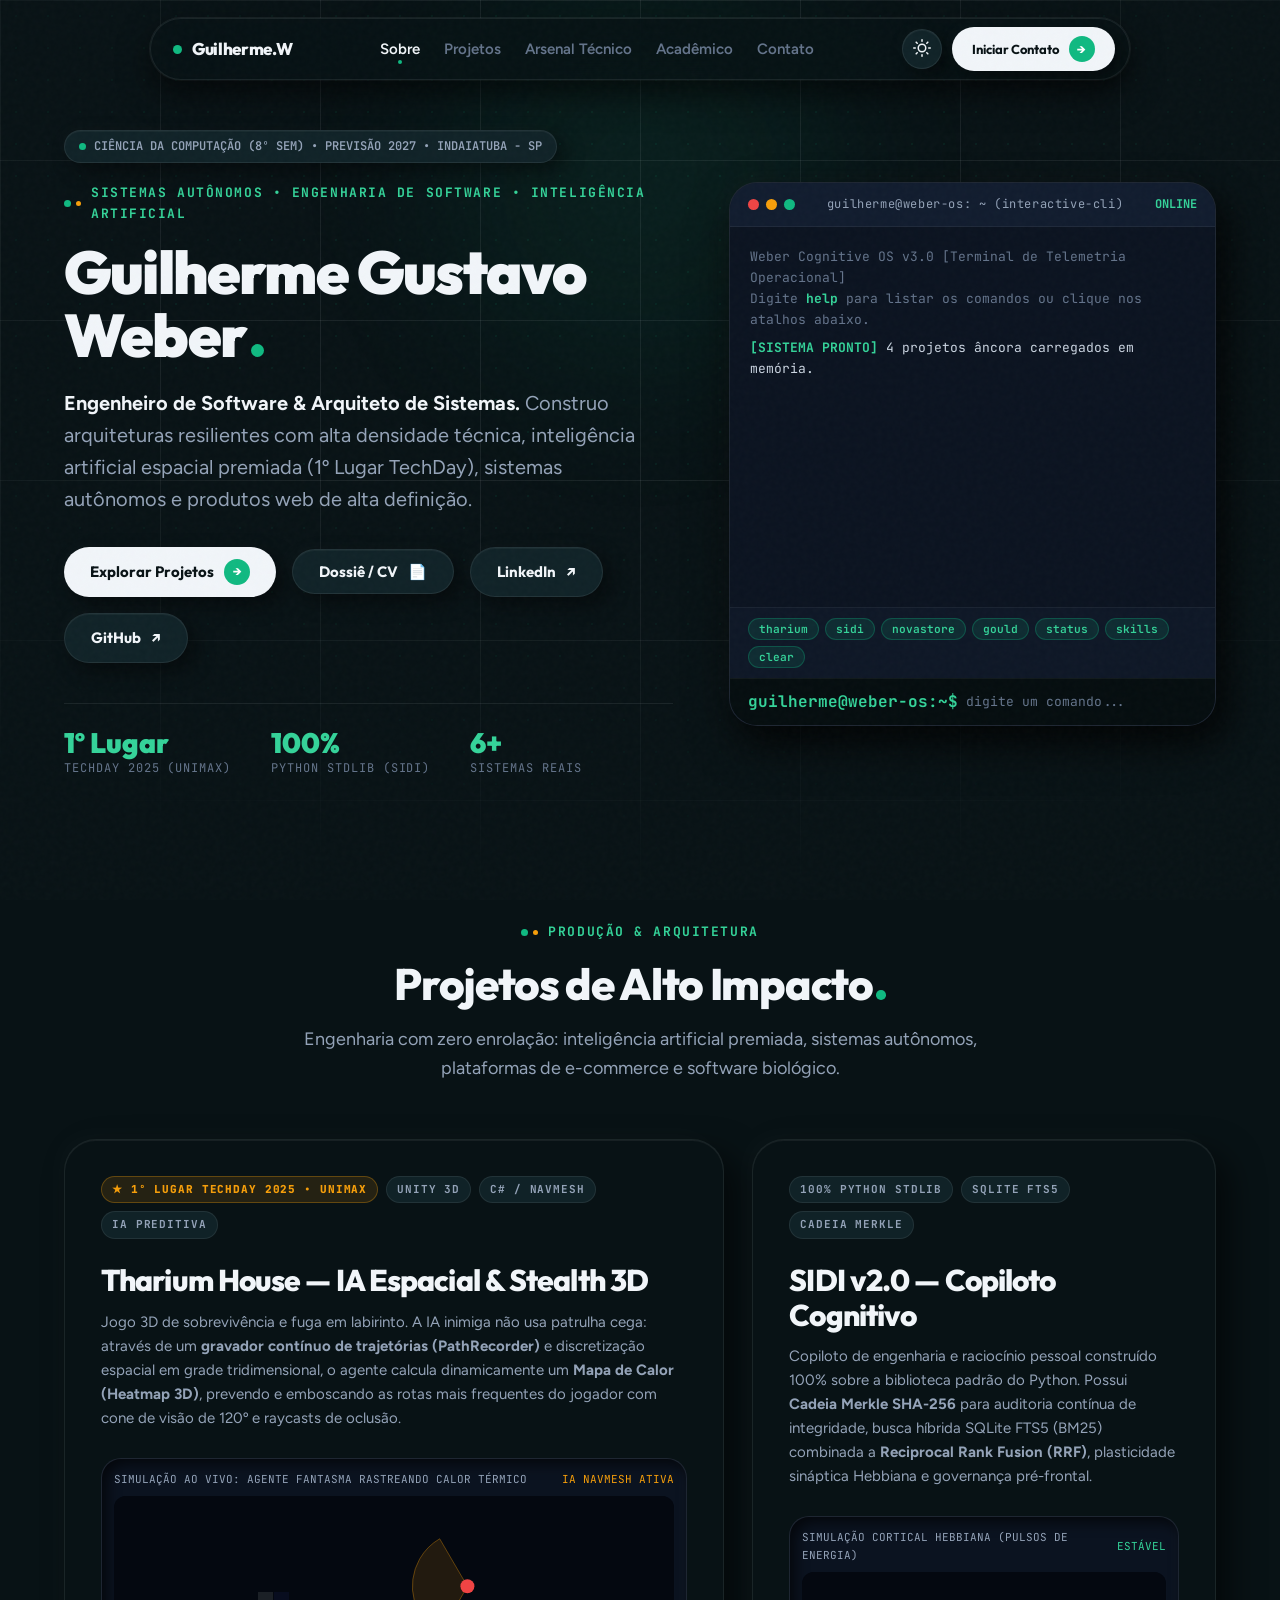
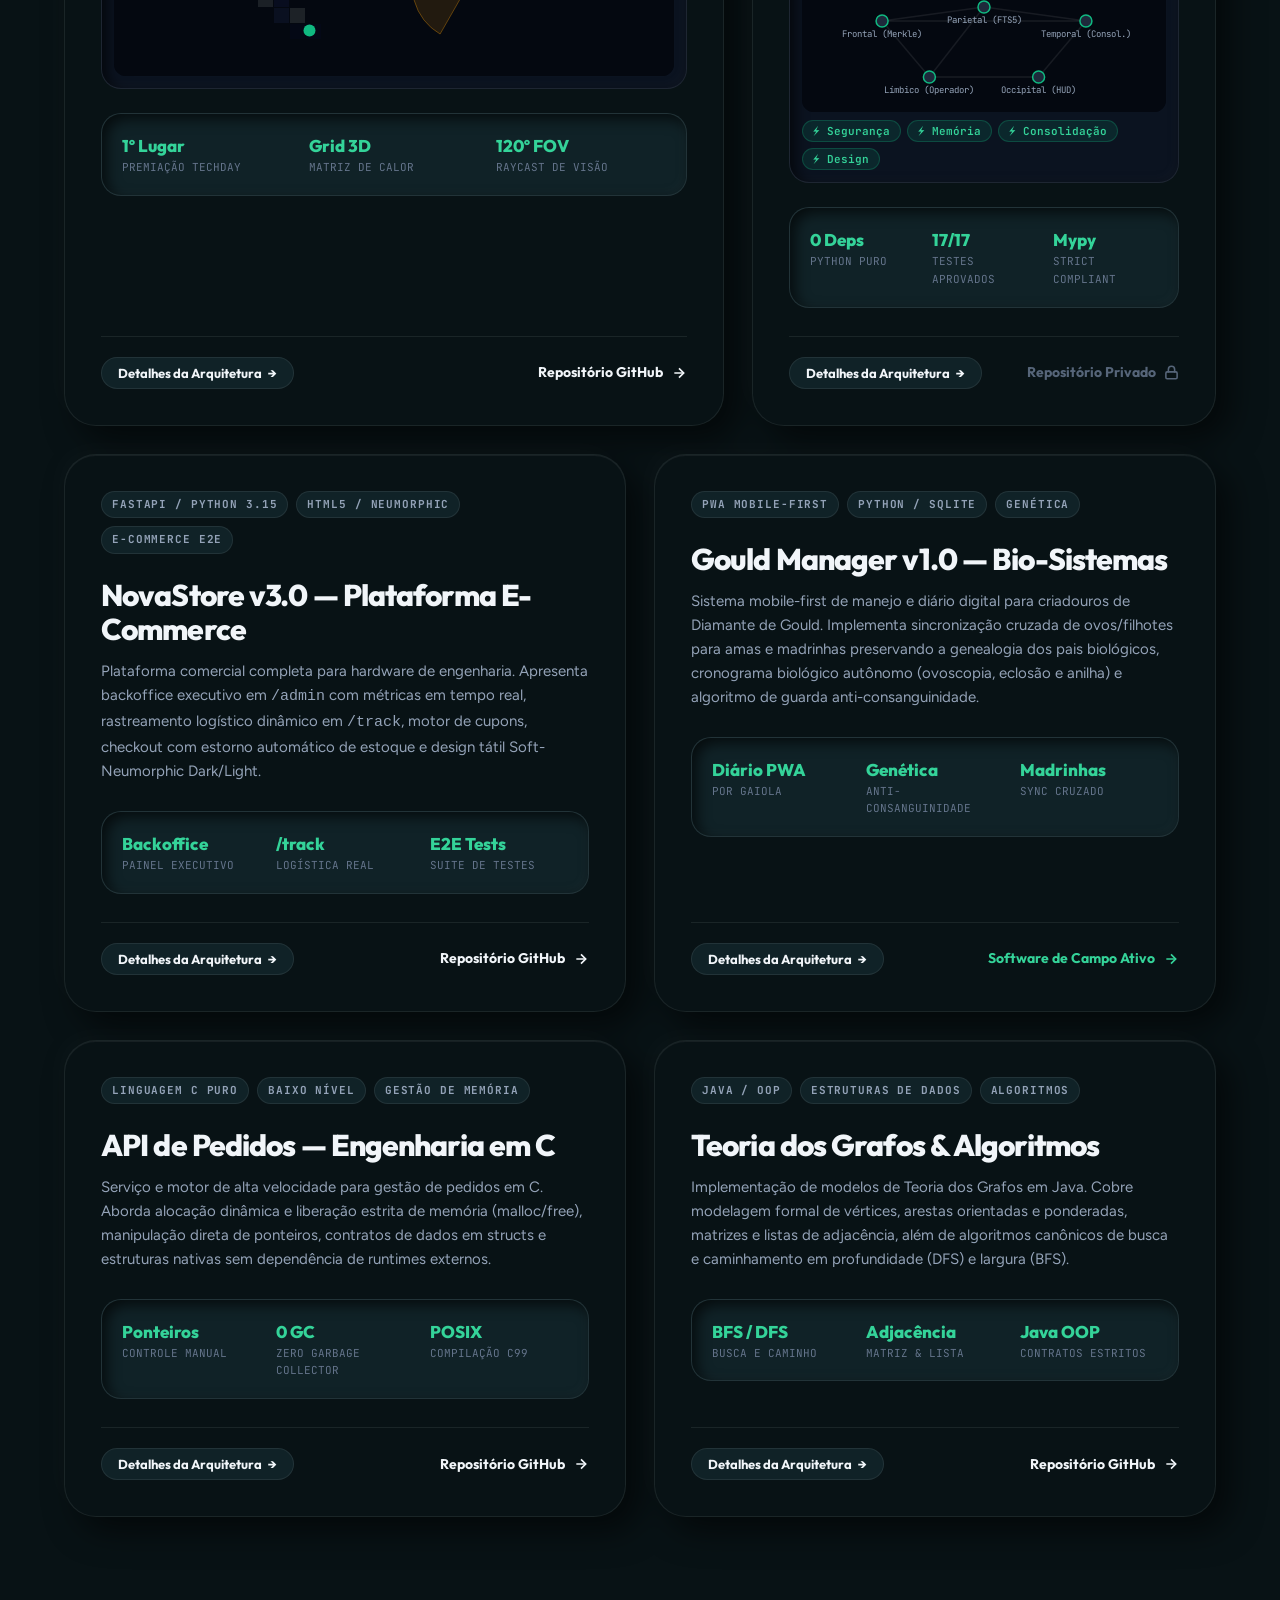
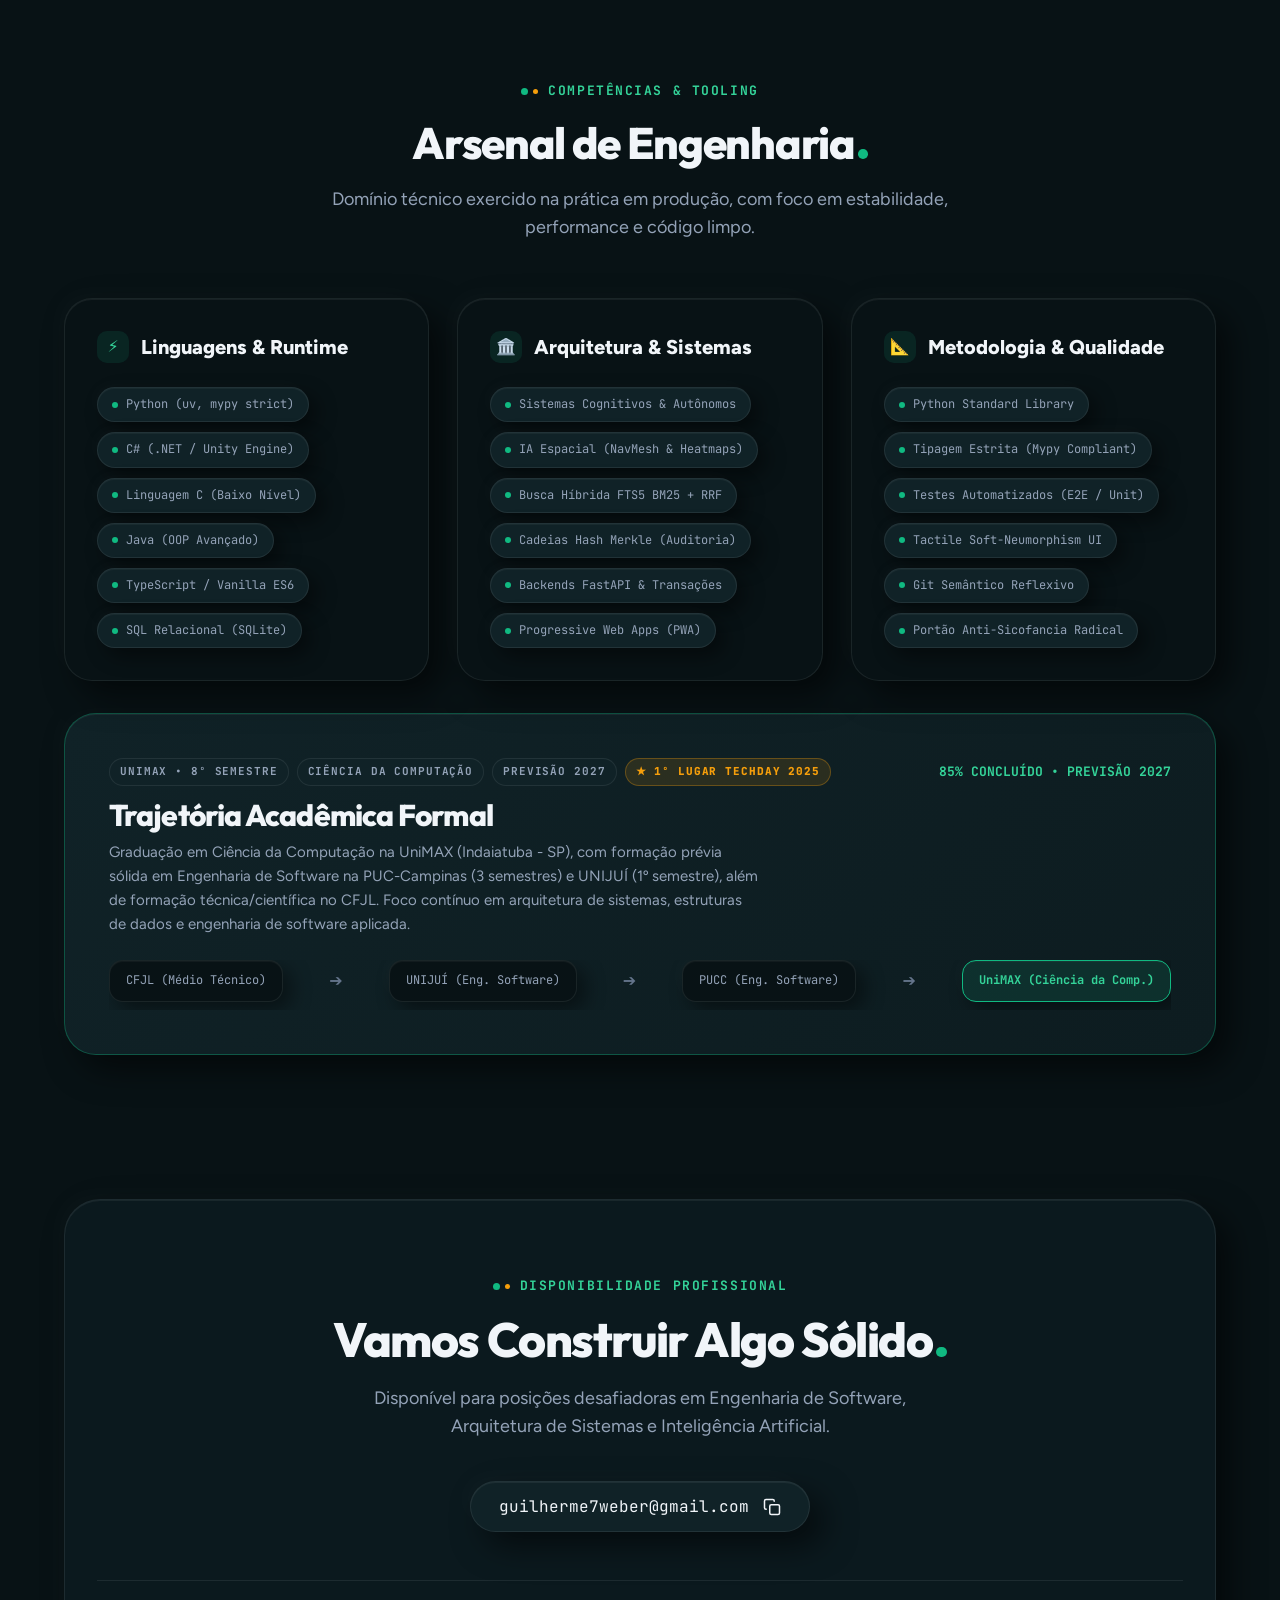
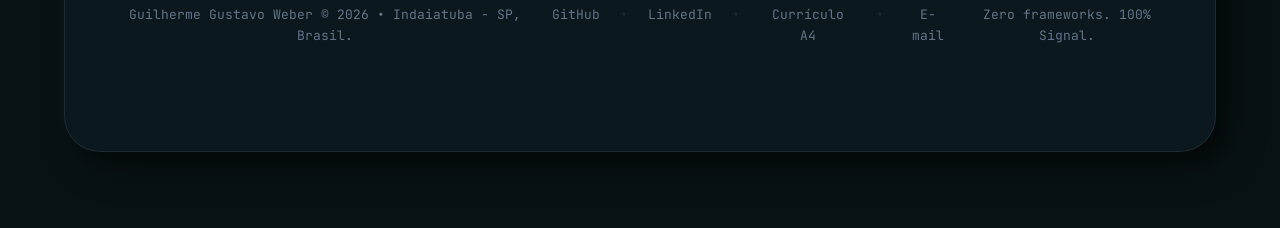
<file: index.html>
<!DOCTYPE html>
<html lang="pt-BR">
<head>
  <meta charset="UTF-8">
  <meta name="viewport" content="width=device-width, initial-scale=1.0">
  <meta name="theme-color" content="#071417">
  
  <title>Guilherme Gustavo Weber — Engenheiro de Software & Arquiteto de Sistemas</title>
  <meta name="description" content="Portfolio oficial de Guilherme Gustavo Weber: Sistemas Cognitivos, Inteligência Artificial de Jogos (1º Lugar TechDay), E-commerce E2E e Engenharia de Baixo Nível.">
  <meta name="author" content="Guilherme Gustavo Weber">
  
  <!-- Open Graph / Redes Sociais -->
  <meta property="og:type" content="website">
  <meta property="og:title" content="Guilherme Gustavo Weber — Portfolio de Engenharia">
  <meta property="og:description" content="Sistemas Autônomos, IA Espacial 3D (1º Lugar TechDay), E-commerce E2E e Baixo Nível.">
  <meta property="og:url" content="https://guilhermegustavoweber.github.io">
  
  <link rel="stylesheet" href="styles.css">
  <link rel="icon" href="data:image/svg+xml,<svg xmlns=%22http://www.w3.org/2000/svg%22 viewBox=%220%22 width=%22100%22 height=%22100%22><text y=%22.9em%22 font-size=%2290%22>💠</text></svg>">
</head>
<body>

  <!-- Aurora Ambiente Reativa ao Cursor -->
  <div class="ambient-aurora"></div>

  <!-- Navbar Flutuante em Pílula -->
  <header class="nav-container">
    <nav class="navbar">
      <a href="#sobre" class="nav-brand">
        <span class="brand-dot"></span>
        <span>Guilherme.W</span>
      </a>

      <ul class="nav-menu">
        <li><a href="#sobre" class="nav-link active">Sobre</a></li>
        <li><a href="#projetos" class="nav-link">Projetos</a></li>
        <li><a href="#arsenal" class="nav-link">Arsenal Técnico</a></li>
        <li><a href="#academico" class="nav-link">Acadêmico</a></li>
        <li><a href="#contato" class="nav-link">Contato</a></li>
      </ul>

      <div class="nav-actions">
        <button id="theme-toggle-btn" class="theme-toggle" aria-label="Alternar Tema Claro/Escuro">
          <span id="theme-toggle-icon">
            <svg width="18" height="18" viewBox="0 0 24 24" fill="none" stroke="currentColor" stroke-width="2" stroke-linecap="round" stroke-linejoin="round">
              <circle cx="12" cy="12" r="5"></circle>
              <line x1="12" y1="1" x2="12" y2="3"></line>
              <line x1="12" y1="21" x2="12" y2="23"></line>
              <line x1="4.22" y1="4.22" x2="5.64" y2="5.64"></line>
              <line x1="18.36" y1="18.36" x2="19.78" y2="19.78"></line>
              <line x1="1" y1="12" x2="3" y2="12"></line>
              <line x1="21" y1="12" x2="23" y2="12"></line>
              <line x1="4.22" y1="19.78" x2="5.64" y2="18.36"></line>
              <line x1="18.36" y1="5.64" x2="19.78" y2="4.22"></line>
            </svg>
          </span>
        </button>

        <a href="#contato" class="btn btn-primary" style="padding: 9px 20px; font-size: 0.8125rem;">
          <span>Iniciar Contato</span>
          <span class="btn-icon">→</span>
        </a>
      </div>
    </nav>
  </header>

  <!-- ========================================================================
       HERO SECTION & TERMINAL COGNITIVO
       ======================================================================== -->
  <main>
    <section id="sobre" class="hero-section">
      <div class="hero-grid">
        
        <!-- Coluna Esquerda: Texto & Bio -->
        <div class="hero-content">
          <div class="hero-badge-tag">
            <span class="live-beacon"></span>
            <span>CIÊNCIA DA COMPUTAÇÃO (8º SEM) • PREVISÃO 2027 • INDAIATUBA - SP</span>
          </div>

          <div class="eyebrow">
            <span class="eyebrow-dots">
              <span></span>
              <span></span>
            </span>
            <span>SISTEMAS AUTÔNOMOS • ENGENHARIA DE SOFTWARE • INTELIGÊNCIA ARTIFICIAL</span>
          </div>

          <h1 class="hero-title">
            Guilherme Gustavo Weber<span class="dot-end"></span>
          </h1>

          <p class="hero-subtitle">
            <strong>Engenheiro de Software & Arquiteto de Sistemas.</strong> Construo arquiteturas resilientes com alta densidade técnica, inteligência artificial espacial premiada (1º Lugar TechDay), sistemas autônomos e produtos web de alta definição.
          </p>

          <div class="hero-actions">
            <a href="#projetos" class="btn btn-primary">
              <span>Explorar Projetos</span>
              <span class="btn-icon">→</span>
            </a>

            <button id="open-cv-btn" class="btn btn-secondary">
              <span>Dossiê / CV</span>
              <span>📄</span>
            </button>

            <a href="https://linkedin.com/in/guilherme-gustavo-weber/" target="_blank" rel="noopener noreferrer" class="btn btn-secondary">
              <span>LinkedIn</span>
              <span>↗</span>
            </a>

            <a href="https://github.com/GuilhermeGustavoWeber" target="_blank" rel="noopener noreferrer" class="btn btn-secondary">
              <span>GitHub</span>
              <span>↗</span>
            </a>
          </div>

          <div class="hero-stats-strip">
            <div class="stat-item">
              <div class="stat-num">1º Lugar</div>
              <div class="stat-label">TechDay 2025 (UniMAX)</div>
            </div>
            <div class="stat-item">
              <div class="stat-num">100%</div>
              <div class="stat-label">Python Stdlib (SIDI)</div>
            </div>
            <div class="stat-item">
              <div class="stat-num">6+</div>
              <div class="stat-label">Sistemas Reais</div>
            </div>
          </div>
        </div>

        <!-- Coluna Direita: Console Cognitivo ao Vivo -->
        <div class="hero-terminal-wrapper">
          <div class="terminal-window">
            <div class="terminal-header">
              <div class="window-dots">
                <span></span>
                <span></span>
                <span></span>
              </div>
              <div class="terminal-title">guilherme@weber-os: ~ (interactive-cli)</div>
              <div style="font-size: 0.75rem; color: var(--green-ink); font-weight: 700;">ONLINE</div>
            </div>

            <div id="terminal-output" class="terminal-body">
              <div class="term-line-output" style="color: var(--muted);">
                Weber Cognitive OS v3.0 [Terminal de Telemetria Operacional]<br>
                Digite <strong style="color: var(--green-ink);">help</strong> para listar os comandos ou clique nos atalhos abaixo.
              </div>
              <div class="term-line-output">
                <span style="color: var(--green-ink); font-weight: 700;">[SISTEMA PRONTO]</span> 4 projetos âncora carregados em memória.
              </div>
            </div>

            <div class="term-quick-cmds">
              <button class="cmd-pill" data-cmd="tharium">tharium</button>
              <button class="cmd-pill" data-cmd="sidi">sidi</button>
              <button class="cmd-pill" data-cmd="novastore">novastore</button>
              <button class="cmd-pill" data-cmd="gould">gould</button>
              <button class="cmd-pill" data-cmd="status">status</button>
              <button class="cmd-pill" data-cmd="skills">skills</button>
              <button class="cmd-pill" data-cmd="clear">clear</button>
            </div>

            <div class="term-prompt" style="padding: 10px 18px; border-top: 1px solid rgba(234, 244, 238, 0.05); background: var(--teal);">
              <span>guilherme@weber-os:~$</span>
              <input id="terminal-cli-input" type="text" class="term-input" placeholder="digite um comando..." autocomplete="off" spellcheck="false">
            </div>
          </div>
        </div>

      </div>
    </section>

    <!-- ========================================================================
         BENTO GRID DE PROJETOS OFICIAIS
         ======================================================================== -->
    <section id="projetos" class="section-wrap">
      <div class="section-header">
        <div class="eyebrow">
          <span class="eyebrow-dots"><span></span><span></span></span>
          <span>PRODUÇÃO & ARQUITETURA</span>
        </div>
        <h2>Projetos de Alto Impacto<span class="dot-end"></span></h2>
        <p>Engenharia com zero enrolação: inteligência artificial premiada, sistemas autônomos, plataformas de e-commerce e software biológico.</p>
      </div>

      <div class="bento-grid">
        
        <!-- 1. THARIUM HOUSE — 1º LUGAR TECHDAY -->
        <article class="bento-card col-span-7">
          <div>
            <div class="card-top">
              <div class="card-tag-group">
                <span class="tag-badge tag-award">★ 1º LUGAR TECHDAY 2025 • UNIMAX</span>
                <span class="tag-badge">UNITY 3D</span>
                <span class="tag-badge">C# / NAVMESH</span>
                <span class="tag-badge">IA PREDITIVA</span>
              </div>
            </div>

            <h3 class="card-title">Tharium House — IA Espacial & Stealth 3D</h3>
            <p class="card-desc">
              Jogo 3D de sobrevivência e fuga em labirinto. A IA inimiga não usa patrulha cega: através de um <strong>gravador contínuo de trajetórias (PathRecorder)</strong> e discretização espacial em grade tridimensional, o agente calcula dinamicamente um <strong>Mapa de Calor (Heatmap 3D)</strong>, prevendo e emboscando as rotas mais frequentes do jogador com cone de visão de 120º e raycasts de oclusão.
            </p>

            <!-- Mini Simulador Interativo do Heatmap no Canvas -->
            <div class="heatmap-canvas-container">
              <div class="heatmap-canvas-header">
                <span>SIMULAÇÃO AO VIVO: AGENTE FANTASMA RASTREANDO CALOR TÉRMICO</span>
                <span style="color: var(--gold);">IA NAVMESH ATIVA</span>
              </div>
              <canvas id="tharium-heatmap-canvas"></canvas>
            </div>

            <div class="card-stats-box">
              <div class="stat-metric-item">
                <div class="stat-metric-val">1º Lugar</div>
                <div class="stat-metric-lbl">Premiação TechDay</div>
              </div>
              <div class="stat-metric-item">
                <div class="stat-metric-val">Grid 3D</div>
                <div class="stat-metric-lbl">Matriz de Calor</div>
              </div>
              <div class="stat-metric-item">
                <div class="stat-metric-val">120º FOV</div>
                <div class="stat-metric-lbl">Raycast de Visão</div>
              </div>
            </div>
          </div>

          <div class="card-footer">
            <button class="btn-details" data-project="tharium">
              <span>Detalhes da Arquitetura</span>
              <span>→</span>
            </button>
            <a href="https://github.com/GuilhermeGustavoWeber/tharium-house" target="_blank" rel="noopener noreferrer" class="card-link-repo">
              <span>Repositório GitHub</span>
              <svg width="16" height="16" viewBox="0 0 24 24" fill="none" stroke="currentColor" stroke-width="2.5"><line x1="5" y1="12" x2="19" y2="12"></line><polyline points="12 5 19 12 12 19"></polyline></svg>
            </a>
          </div>
        </article>

        <!-- 2. SIDI v2.0 — COPILOTO COGNITIVO -->
        <article class="bento-card col-span-5">
          <div>
            <div class="card-top">
              <div class="card-tag-group">
                <span class="tag-badge">100% PYTHON STDLIB</span>
                <span class="tag-badge">SQLITE FTS5</span>
                <span class="tag-badge">CADEIA MERKLE</span>
              </div>
            </div>

            <h3 class="card-title">SIDI v2.0 — Copiloto Cognitivo</h3>
            <p class="card-desc">
              Copiloto de engenharia e raciocínio pessoal construído 100% sobre a biblioteca padrão do Python. Possui <strong>Cadeia Merkle SHA-256</strong> para auditoria contínua de integridade, busca híbrida SQLite FTS5 (BM25) combinada a <strong>Reciprocal Rank Fusion (RRF)</strong>, plasticidade sináptica Hebbiana e governança pré-frontal.
            </p>

            <!-- Mini Simulador Hebbiano no Card do SIDI -->
            <div class="sidi-graph-container">
              <div class="heatmap-canvas-header">
                <span>SIMULAÇÃO CORTICAL HEBBIANA (PULSOS DE ENERGIA)</span>
                <span id="sidi-pulse-status" style="color: var(--green-ink);">ESTÁVEL</span>
              </div>
              <canvas id="sidi-graph-canvas"></canvas>
              <div class="sidi-pulse-group">
                <button class="sidi-pulse-btn" data-lobe="frontal">⚡ Segurança</button>
                <button class="sidi-pulse-btn" data-lobe="parietal">⚡ Memória</button>
                <button class="sidi-pulse-btn" data-lobe="temporal">⚡ Consolidação</button>
                <button class="sidi-pulse-btn" data-lobe="occipital">⚡ Design</button>
              </div>
            </div>

            <div class="card-stats-box">
              <div class="stat-metric-item">
                <div class="stat-metric-val">0 Deps</div>
                <div class="stat-metric-lbl">Python Puro</div>
              </div>
              <div class="stat-metric-item">
                <div class="stat-metric-val">17/17</div>
                <div class="stat-metric-lbl">Testes Aprovados</div>
              </div>
              <div class="stat-metric-item">
                <div class="stat-metric-val">Mypy</div>
                <div class="stat-metric-lbl">Strict Compliant</div>
              </div>
            </div>
          </div>

          <div class="card-footer">
            <button class="btn-details" data-project="sidi">
              <span>Detalhes da Arquitetura</span>
              <span>→</span>
            </button>
            <span class="card-link-repo card-link-private" title="Repositório Privado">
              <span>Repositório Privado</span>
              <svg width="15" height="15" viewBox="0 0 24 24" fill="none" stroke="currentColor" stroke-width="2.5" stroke-linecap="round" stroke-linejoin="round"><rect x="3" y="11" width="18" height="11" rx="2" ry="2"></rect><path d="M7 11V7a5 5 0 0 1 10 0v4"></path></svg>
            </span>
          </div>
        </article>

        <!-- 3. NOVASTORE v3.0 — E-COMMERCE END-TO-END -->
        <article class="bento-card col-span-6">
          <div>
            <div class="card-top">
              <div class="card-tag-group">
                <span class="tag-badge">FASTAPI / PYTHON 3.15</span>
                <span class="tag-badge">HTML5 / NEUMORPHIC</span>
                <span class="tag-badge">E-COMMERCE E2E</span>
              </div>
            </div>

            <h3 class="card-title">NovaStore v3.0 — Plataforma E-Commerce</h3>
            <p class="card-desc">
              Plataforma comercial completa para hardware de engenharia. Apresenta backoffice executivo em <code>/admin</code> com métricas em tempo real, rastreamento logístico dinâmico em <code>/track</code>, motor de cupons, checkout com estorno automático de estoque e design tátil Soft-Neumorphic Dark/Light.
            </p>

            <div class="card-stats-box">
              <div class="stat-metric-item">
                <div class="stat-metric-val">Backoffice</div>
                <div class="stat-metric-lbl">Painel Executivo</div>
              </div>
              <div class="stat-metric-item">
                <div class="stat-metric-val">/track</div>
                <div class="stat-metric-lbl">Logística Real</div>
              </div>
              <div class="stat-metric-item">
                <div class="stat-metric-val">E2E Tests</div>
                <div class="stat-metric-lbl">Suite de Testes</div>
              </div>
            </div>
          </div>

          <div class="card-footer">
            <button class="btn-details" data-project="novastore">
              <span>Detalhes da Arquitetura</span>
              <span>→</span>
            </button>
            <a href="https://github.com/GuilhermeGustavoWeber/novastore" target="_blank" rel="noopener noreferrer" class="card-link-repo">
              <span>Repositório GitHub</span>
              <svg width="16" height="16" viewBox="0 0 24 24" fill="none" stroke="currentColor" stroke-width="2.5"><line x1="5" y1="12" x2="19" y2="12"></line><polyline points="12 5 19 12 12 19"></polyline></svg>
            </a>
          </div>
        </article>

        <!-- 4. GOULD MANAGER v1.0 — BIO-SISTEMAS PWA -->
        <article class="bento-card col-span-6">
          <div>
            <div class="card-top">
              <div class="card-tag-group">
                <span class="tag-badge">PWA MOBILE-FIRST</span>
                <span class="tag-badge">PYTHON / SQLITE</span>
                <span class="tag-badge">GENÉTICA</span>
              </div>
            </div>

            <h3 class="card-title">Gould Manager v1.0 — Bio-Sistemas</h3>
            <p class="card-desc">
              Sistema mobile-first de manejo e diário digital para criadouros de Diamante de Gould. Implementa sincronização cruzada de ovos/filhotes para amas e madrinhas preservando a genealogia dos pais biológicos, cronograma biológico autônomo (ovoscopia, eclosão e anilha) e algoritmo de guarda anti-consanguinidade.
            </p>

            <div class="card-stats-box">
              <div class="stat-metric-item">
                <div class="stat-metric-val">Diário PWA</div>
                <div class="stat-metric-lbl">Por Gaiola</div>
              </div>
              <div class="stat-metric-item">
                <div class="stat-metric-val">Genética</div>
                <div class="stat-metric-lbl">Anti-Consanguinidade</div>
              </div>
              <div class="stat-metric-item">
                <div class="stat-metric-val">Madrinhas</div>
                <div class="stat-metric-lbl">Sync Cruzado</div>
              </div>
            </div>
          </div>

          <div class="card-footer">
            <button class="btn-details" data-project="gould">
              <span>Detalhes da Arquitetura</span>
              <span>→</span>
            </button>
            <span class="card-link-repo" style="color: var(--green-ink);">
              <span>Software de Campo Ativo</span>
              <svg width="16" height="16" viewBox="0 0 24 24" fill="none" stroke="currentColor" stroke-width="2.5"><line x1="5" y1="12" x2="19" y2="12"></line><polyline points="12 5 19 12 12 19"></polyline></svg>
            </span>
          </div>
        </article>

        <!-- 5. API DE PEDIDOS EM C (BAIXO NÍVEL) -->
        <article class="bento-card col-span-6">
          <div>
            <div class="card-top">
              <div class="card-tag-group">
                <span class="tag-badge">LINGUAGEM C PURO</span>
                <span class="tag-badge">BAIXO NÍVEL</span>
                <span class="tag-badge">GESTÃO DE MEMÓRIA</span>
              </div>
            </div>

            <h3 class="card-title">API de Pedidos — Engenharia em C</h3>
            <p class="card-desc">
              Serviço e motor de alta velocidade para gestão de pedidos em C. Aborda alocação dinâmica e liberação estrita de memória (malloc/free), manipulação direta de ponteiros, contratos de dados em structs e estruturas nativas sem dependência de runtimes externos.
            </p>

            <div class="card-stats-box">
              <div class="stat-metric-item">
                <div class="stat-metric-val">Ponteiros</div>
                <div class="stat-metric-lbl">Controle Manual</div>
              </div>
              <div class="stat-metric-item">
                <div class="stat-metric-val">0 GC</div>
                <div class="stat-metric-lbl">Zero Garbage Collector</div>
              </div>
              <div class="stat-metric-item">
                <div class="stat-metric-val">POSIX</div>
                <div class="stat-metric-lbl">Compilação C99</div>
              </div>
            </div>
          </div>

          <div class="card-footer">
            <button class="btn-details" data-project="pedidos">
              <span>Detalhes da Arquitetura</span>
              <span>→</span>
            </button>
            <a href="https://github.com/GuilhermeGustavoWeber/api-pedidos-main" target="_blank" rel="noopener noreferrer" class="card-link-repo">
              <span>Repositório GitHub</span>
              <svg width="16" height="16" viewBox="0 0 24 24" fill="none" stroke="currentColor" stroke-width="2.5"><line x1="5" y1="12" x2="19" y2="12"></line><polyline points="12 5 19 12 12 19"></polyline></svg>
            </a>
          </div>
        </article>

        <!-- 6. TEORIA DOS GRAFOS EM JAVA -->
        <article class="bento-card col-span-6">
          <div>
            <div class="card-top">
              <div class="card-tag-group">
                <span class="tag-badge">JAVA / OOP</span>
                <span class="tag-badge">ESTRUTURAS DE DADOS</span>
                <span class="tag-badge">ALGORITMOS</span>
              </div>
            </div>

            <h3 class="card-title">Teoria dos Grafos & Algoritmos</h3>
            <p class="card-desc">
              Implementação de modelos de Teoria dos Grafos em Java. Cobre modelagem formal de vértices, arestas orientadas e ponderadas, matrizes e listas de adjacência, além de algoritmos canônicos de busca e caminhamento em profundidade (DFS) e largura (BFS).
            </p>

            <div class="card-stats-box">
              <div class="stat-metric-item">
                <div class="stat-metric-val">BFS / DFS</div>
                <div class="stat-metric-lbl">Busca e Caminho</div>
              </div>
              <div class="stat-metric-item">
                <div class="stat-metric-val">Adjacência</div>
                <div class="stat-metric-lbl">Matriz & Lista</div>
              </div>
              <div class="stat-metric-item">
                <div class="stat-metric-val">Java OOP</div>
                <div class="stat-metric-lbl">Contratos Estritos</div>
              </div>
            </div>
          </div>

          <div class="card-footer">
            <button class="btn-details" data-project="grafos">
              <span>Detalhes da Arquitetura</span>
              <span>→</span>
            </button>
            <a href="https://github.com/GuilhermeGustavoWeber/grafos-main" target="_blank" rel="noopener noreferrer" class="card-link-repo">
              <span>Repositório GitHub</span>
              <svg width="16" height="16" viewBox="0 0 24 24" fill="none" stroke="currentColor" stroke-width="2.5"><line x1="5" y1="12" x2="19" y2="12"></line><polyline points="12 5 19 12 12 19"></polyline></svg>
            </a>
          </div>
        </article>

      </div>
    </section>

    <!-- ========================================================================
         ARSENAL TECNICO & COMPETENCIAS
         ======================================================================== -->
    <section id="arsenal" class="section-wrap">
      <div class="section-header">
        <div class="eyebrow">
          <span class="eyebrow-dots"><span></span><span></span></span>
          <span>COMPETÊNCIAS & TOOLING</span>
        </div>
        <h2>Arsenal de Engenharia<span class="dot-end"></span></h2>
        <p>Domínio técnico exercido na prática em produção, com foco em estabilidade, performance e código limpo.</p>
      </div>

      <div class="skills-matrix">
        
        <!-- Categoria 1 -->
        <div class="skill-category-card">
          <div class="skill-cat-title">
            <span class="cat-ico">⚡</span>
            <span>Linguagens & Runtime</span>
          </div>
          <div class="skill-tags-list">
            <span class="skill-chip"><span class="dot"></span>Python (uv, mypy strict)</span>
            <span class="skill-chip"><span class="dot"></span>C# (.NET / Unity Engine)</span>
            <span class="skill-chip"><span class="dot"></span>Linguagem C (Baixo Nível)</span>
            <span class="skill-chip"><span class="dot"></span>Java (OOP Avançado)</span>
            <span class="skill-chip"><span class="dot"></span>TypeScript / Vanilla ES6</span>
            <span class="skill-chip"><span class="dot"></span>SQL Relacional (SQLite)</span>
          </div>
        </div>

        <!-- Categoria 2 -->
        <div class="skill-category-card">
          <div class="skill-cat-title">
            <span class="cat-ico">🏛️</span>
            <span>Arquitetura & Sistemas</span>
          </div>
          <div class="skill-tags-list">
            <span class="skill-chip"><span class="dot"></span>Sistemas Cognitivos & Autônomos</span>
            <span class="skill-chip"><span class="dot"></span>IA Espacial (NavMesh & Heatmaps)</span>
            <span class="skill-chip"><span class="dot"></span>Busca Híbrida FTS5 BM25 + RRF</span>
            <span class="skill-chip"><span class="dot"></span>Cadeias Hash Merkle (Auditoria)</span>
            <span class="skill-chip"><span class="dot"></span>Backends FastAPI & Transações</span>
            <span class="skill-chip"><span class="dot"></span>Progressive Web Apps (PWA)</span>
          </div>
        </div>

        <!-- Categoria 3 -->
        <div class="skill-category-card">
          <div class="skill-cat-title">
            <span class="cat-ico">📐</span>
            <span>Metodologia & Qualidade</span>
          </div>
          <div class="skill-tags-list">
            <span class="skill-chip"><span class="dot"></span>Python Standard Library</span>
            <span class="skill-chip"><span class="dot"></span>Tipagem Estrita (Mypy Compliant)</span>
            <span class="skill-chip"><span class="dot"></span>Testes Automatizados (E2E / Unit)</span>
            <span class="skill-chip"><span class="dot"></span>Tactile Soft-Neumorphism UI</span>
            <span class="skill-chip"><span class="dot"></span>Git Semântico Reflexivo</span>
            <span class="skill-chip"><span class="dot"></span>Portão Anti-Sicofancia Radical</span>
          </div>
        </div>

      </div>

            <!-- Spotlight Academico: Formacao Superior -->
      <div id="academico" class="academic-spotlight">
        <div style="display: flex; justify-content: space-between; align-items: flex-start; flex-wrap: wrap; gap: 1rem;">
          <div>
            <div class="card-tag-group" style="margin-bottom: 0.75rem;">
              <span class="tag-badge">UNIMAX • 8º SEMESTRE</span>
              <span class="tag-badge">CIÊNCIA DA COMPUTAÇÃO</span>
              <span class="tag-badge">PREVISÃO 2027</span>
              <span class="tag-badge tag-award">★ 1º LUGAR TECHDAY 2025</span>
            </div>
            <h3 style="font-size: 1.875rem; margin-bottom: 0.5rem;">Trajetória Acadêmica Formal</h3>
            <p style="color: var(--ink-2); max-width: 650px; font-size: 0.9375rem;">
              Graduação em Ciência da Computação na UniMAX (Indaiatuba - SP), com formação prévia sólida em Engenharia de Software na PUC-Campinas (3 semestres) e UNIJUÍ (1º semestre), além de formação técnica/científica no CFJL. Foco contínuo em arquitetura de sistemas, estruturas de dados e engenharia de software aplicada.
            </p>
          </div>
          <div style="text-align: right;">
            <span style="font-family: var(--f-mono); font-size: 0.8125rem; color: var(--green-ink); font-weight: 700;">85% CONCLUÍDO • PREVISÃO 2027</span>
          </div>
        </div>

        <div class="pipeline-diagram">
          <div class="pipe-step">CFJL (Médio Técnico)</div>
          <span class="pipe-arrow">➔</span>
          <div class="pipe-step">UNIJUÍ (Eng. Software)</div>
          <span class="pipe-arrow">➔</span>
          <div class="pipe-step">PUCC (Eng. Software)</div>
          <span class="pipe-arrow">➔</span>
          <div class="pipe-step current">UniMAX (Ciência da Comp.)</div>
        </div>
      </div>
    </section>

    <!-- ========================================================================
         FOOTER & CONTATO DIRETO
         ======================================================================== -->
    <section id="contato" class="section-wrap" style="padding-top: 0;">
      <div class="contact-section">
        <div class="eyebrow" style="justify-content: center;">
          <span class="eyebrow-dots"><span></span><span></span></span>
          <span>DISPONIBILIDADE PROFISSIONAL</span>
        </div>
        <h2 class="contact-title">Vamos Construir Algo Sólido<span class="dot-end"></span></h2>
        <p class="contact-desc">
          Disponível para posições desafiadoras em Engenharia de Software, Arquitetura de Sistemas e Inteligência Artificial.
        </p>

        <div style="display: flex; flex-direction: column; align-items: center; gap: 14px;">
          <button id="email-copy-trigger" class="email-copy-pill" title="Clique para copiar o e-mail">
            <span>guilherme7weber@gmail.com</span>
            <svg width="18" height="18" viewBox="0 0 24 24" fill="none" stroke="currentColor" stroke-width="2"><rect x="9" y="9" width="13" height="13" rx="2" ry="2"></rect><path d="M5 15H4a2 2 0 0 1-2-2V4a2 2 0 0 1 2-2h9a2 2 0 0 1 2 2v1"></path></svg>
          </button>
          <span id="email-feedback" class="copy-feedback">✓ E-mail copiado para a área de transferência!</span>
        </div>

        <div class="footer-bottom">
          <div>
            Guilherme Gustavo Weber © 2026 • Indaiatuba - SP, Brasil.
          </div>
          <div class="footer-socials">
            <a href="https://github.com/GuilhermeGustavoWeber" target="_blank" rel="noopener noreferrer" class="footer-social-link">GitHub</a>
            <span style="color: var(--line);">•</span>
            <a href="https://linkedin.com/in/guilherme-gustavo-weber/" target="_blank" rel="noopener noreferrer" class="footer-social-link">LinkedIn</a>
            <span style="color: var(--line);">•</span>
            <a href="curriculo.html" target="_blank" class="footer-social-link">Currículo A4</a>
            <span style="color: var(--line);">•</span>
            <a href="mailto:guilherme7weber@gmail.com" class="footer-social-link">E-mail</a>
          </div>
          <div>
            Zero frameworks. 100% Signal.
          </div>
        </div>
      </div>
    </section>

    <!-- Modal de Arquitetura em Detalhes -->
    <div id="project-modal" class="modal-backdrop" aria-hidden="true" role="dialog">
      <div class="modal-window">
        <div class="modal-header">
          <div class="modal-header-info">
            <h3 id="modal-project-title">Título do Projeto</h3>
            <div id="modal-project-tags" class="card-tag-group" style="margin-top: 6px;"></div>
          </div>
          <button id="modal-close-btn" class="modal-close-btn" aria-label="Fechar Modal">✕</button>
        </div>
        <div id="modal-project-body" class="modal-body">
          <!-- Conteúdo dinâmico injetado via JS -->
        </div>
        <div class="modal-footer">
          <a id="modal-project-link" href="#" target="_blank" rel="noopener noreferrer" class="btn btn-primary" style="padding: 10px 22px; font-size: 0.875rem;">
            <span>Ver no GitHub</span>
            <span class="btn-icon">↗</span>
          </a>
        </div>
      </div>
    </div>

    <!-- Modal de Dossiê Executivo / CV -->
    <div id="cv-modal" class="modal-backdrop" aria-hidden="true" role="dialog">
      <div class="modal-window" style="max-width: 780px;">
        <div class="modal-header">
          <div class="modal-header-info">
            <h3>Dossiê Executivo de Engenharia</h3>
            <span style="font-family: var(--f-mono); font-size: 0.75rem; color: var(--green-ink);">Guilherme Gustavo Weber • Indaiatuba - SP • (19) 99934-7211</span>
            <div style="font-family: var(--f-mono); font-size: 0.72rem; color: var(--text-dim); margin-top: 4px; display: flex; flex-wrap: wrap; gap: 10px;">
              <span><strong>E-mail:</strong> <a href="mailto:guilherme7weber@gmail.com" style="color: var(--green-ink); text-decoration: underline;">guilherme7weber@gmail.com</a></span>
              <span><strong>LinkedIn:</strong> <a href="https://linkedin.com/in/guilherme-gustavo-weber/" target="_blank" rel="noopener noreferrer" style="color: var(--green-ink); text-decoration: underline;">linkedin.com/in/guilherme-gustavo-weber</a></span>
              <span><strong>GitHub:</strong> <a href="https://github.com/GuilhermeGustavoWeber" target="_blank" rel="noopener noreferrer" style="color: var(--green-ink); text-decoration: underline;">github.com/GuilhermeGustavoWeber</a></span>
              <span><strong>Portfólio:</strong> <a href="https://guilhermegustavoweber.github.io" target="_blank" rel="noopener noreferrer" style="color: var(--green-ink); text-decoration: underline;">guilhermegustavoweber.github.io</a></span>
            </div>
          </div>
          <button id="cv-modal-close-btn" class="modal-close-btn" aria-label="Fechar Modal">✕</button>
        </div>
        <div class="modal-body" style="max-height: 70vh; overflow-y: auto;">
          <h4>Perfil & Resumo Profissional</h4>
          <p>Graduando em Ciência da Computação (8º semestre, UniMAX, previsão 2027) com formação prévia em Engenharia de Software (PUC-Campinas e UNIJUÍ). Vencedor do <strong>1º Lugar Geral no TechDay 2025</strong> com inteligência artificial adaptativa em 3D. Especialista em sistemas cognitivos autônomos (Python / SQLite FTS5 / Merkle Trees), arquiteturas web escaláveis (FastAPI / TypeScript) e engenharia de baixo nível em Linguagem C. Praticante de código limpo, tipagem estrita (mypy strict) e integridade criptográfica.</p>
          
          <h4>Premiações & Reconhecimento</h4>
          <p><strong>★ 1º Lugar no TechDay 2025 (UniMAX)</strong> — Projeto Tharium House: Jogo 3D desenvolvido em Unity/C# com motor proprietário de IA de perseguição estocástica por discretização volumétrica de calor tridimensional (0.5s) e cone de visão trigonométrico de 120º.</p>

          <h4>Projetos Âncora</h4>
          <ul style="padding-left: 1.25rem; margin-top: 0.5rem; display: flex; flex-direction: column; gap: 8px;">
            <li><strong>Tharium House:</strong> Engine de IA espacial 3D em Unity/C# com mapa de calor dinâmico, patrulha estocástica e visão sensorial com oclusão. Vencedor do 1º Lugar no TechDay.</li>
            <li><strong>SIDI v2.0:</strong> Copiloto cognitivo autônomo em 100% Python stdlib com Cadeia Merkle SHA-256 de auditoria, busca híbrida SQLite FTS5 (BM25) + RRF e grafo cortical hebbiano. 17/17 testes aprovados e mypy strict.</li>
            <li><strong>NovaStore v3.0:</strong> Plataforma E-commerce E2E em FastAPI + SQLite com painel administrativo executivo (/admin), rastreamento logístico (/track) e testes E2E automatizados.</li>
            <li><strong>Gould Manager v1.0:</strong> PWA offline-first de manejo ornitológico e genético com diário por gaiola, sincronização de amas e algoritmo de guarda anti-consanguinidade.</li>
            <li><strong>API em C Puro & Grafos em Java:</strong> API de pedidos com alocação manual e liberação estrita de memória (malloc/free, zero memory leaks, zero GC) e modelos formais de grafos (BFS/DFS).</li>
          </ul>

          <h4>Arsenal Técnico</h4>
          <p>
            <strong>Linguagens:</strong> Python (avançado, uv, mypy strict), C# (.NET / Unity), Linguagem C pura (baixo nível/ponteiros), Java (OOP, estruturas de dados), TypeScript, JavaScript (ES6+), SQL.<br>
            <strong>Arquitetura & Ferramentas:</strong> SQLite (FTS5 BM25, concorrência WAL), Merkle DAGs, FastAPI, Unity 3D Engine, Linux/Bash, Git/GitHub, PWA, Testes Automatizados.
          </p>

          <h4>Histórico Acadêmico Formal</h4>
          <ul style="padding-left: 1.25rem; margin-top: 0.5rem; display: flex; flex-direction: column; gap: 6px;">
            <li><strong>Bacharelado em Ciência da Computação:</strong> UniMAX (Indaiatuba - SP) — Atual 8º Semestre • Previsão: 2027</li>
            <li><strong>Engenharia de Software:</strong> PUC-Campinas (Campinas - SP) — 3 semestres cursados (2022 - 2023)</li>
            <li><strong>Engenharia de Software:</strong> UNIJUÍ (Santa Rosa - RS) — 1º semestre cursado (2022)</li>
            <li><strong>Ensino Médio Técnico/Científico:</strong> CFJL (Horizontina - RS) — 2019 - 2021</li>
          </ul>

          <h4>Certificações & Idiomas</h4>
          <p>Unity Essentials Certification (Unity) • Robotics & Automação (Robomind) • Português (Nativo) • Inglês (Intermediário Técnico para documentações e RFCs).</p>

          <h4>Experiência Operacional Complementar</h4>
          <p><strong>Auxiliar de Limpeza Salão (BUSS) — Outback Steakhouse (Abr/2026 - Jul/2026):</strong> Disciplina sob ritmo acelerado e alta cadência de atendimento; gestão de insumos; resiliência operacional e trabalho em equipe ágil.</p>
        </div>
        <div class="modal-footer" style="flex-wrap: wrap; gap: 10px;">
          <a href="curriculo.html" target="_blank" class="btn btn-secondary" style="padding: 9px 18px; font-size: 0.8125rem;">
            <span>Abrir Versão A4 / PDF</span>
            <span>📄</span>
          </a>
          <a href="mailto:guilherme7weber@gmail.com" class="btn btn-primary" style="padding: 9px 18px; font-size: 0.8125rem;">
            <span>Iniciar Contato</span>
            <span class="btn-icon">→</span>
          </a>
        </div>
      </div>
    </div>
  </main>

  <script src="script.js"></script>
</body>
</html>
</file>
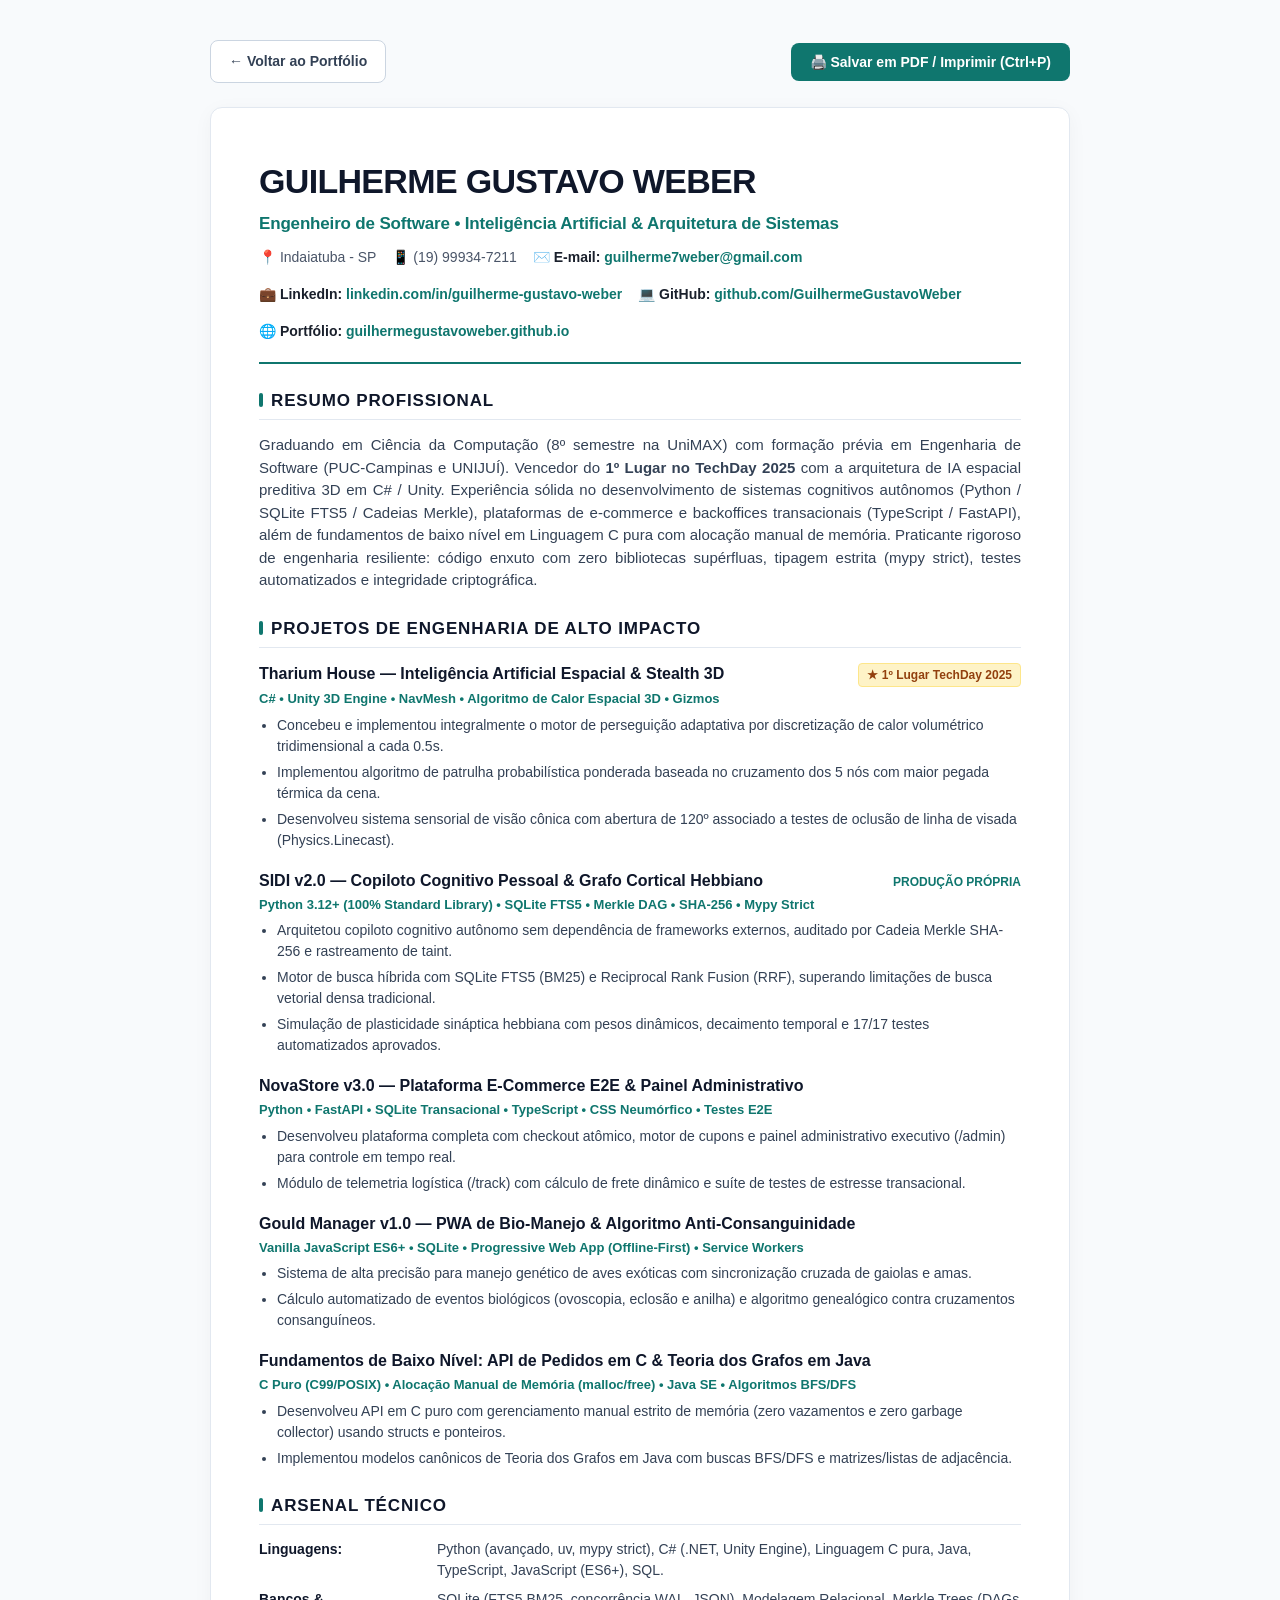
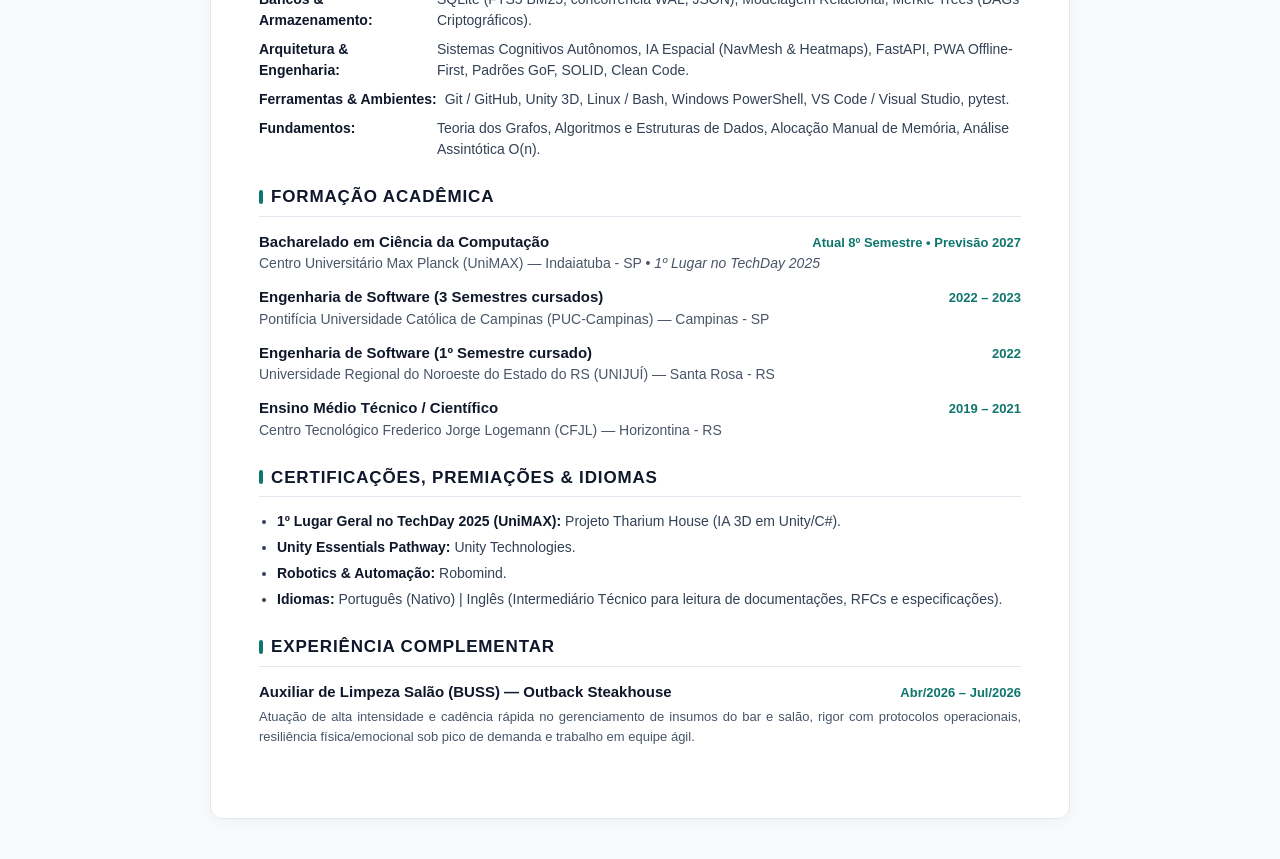
<file: curriculo.html>
<!DOCTYPE html>
<html lang="pt-BR">
<head>
  <meta charset="UTF-8">
  <meta name="viewport" content="width=device-width, initial-scale=1.0">
  <title>Currículo Técnico — Guilherme Gustavo Weber</title>
  <style>
    :root {
      --bg: #ffffff;
      --text: #1a202c;
      --text-muted: #4a5568;
      --border: #e2e8f0;
      --accent: #0f766e;
      --accent-light: #f0fdfa;
      --tag-bg: #f1f5f9;
      --tag-border: #cbd5e1;
      --tag-text: #334155;
    }

    * {
      box-sizing: border-box;
      margin: 0;
      padding: 0;
    }

    body {
      background: #f8fafc;
      color: var(--text);
      font-family: -apple-system, BlinkMacSystemFont, "Segoe UI", Roboto, "Helvetica Neue", Arial, sans-serif;
      line-height: 1.5;
      padding: 40px 20px;
    }

    .no-print-bar {
      max-width: 860px;
      margin: 0 auto 24px auto;
      display: flex;
      justify-content: space-between;
      align-items: center;
      gap: 12px;
      flex-wrap: wrap;
    }

    .btn {
      display: inline-flex;
      align-items: center;
      gap: 8px;
      padding: 10px 18px;
      border-radius: 8px;
      font-size: 0.875rem;
      font-weight: 600;
      text-decoration: none;
      cursor: pointer;
      border: 1px solid transparent;
      transition: all 0.2s ease;
    }

    .btn-primary {
      background: var(--accent);
      color: #ffffff;
    }

    .btn-primary:hover {
      background: #0d5f58;
    }

    .btn-secondary {
      background: #ffffff;
      border-color: #cbd5e1;
      color: #334155;
    }

    .btn-secondary:hover {
      background: #f1f5f9;
    }

    .cv-container {
      max-width: 860px;
      margin: 0 auto;
      background: #ffffff;
      padding: 48px;
      border-radius: 12px;
      border: 1px solid var(--border);
      box-shadow: 0 4px 20px rgba(0, 0, 0, 0.04);
    }

    header {
      border-bottom: 2px solid var(--accent);
      padding-bottom: 20px;
      margin-bottom: 24px;
    }

    h1 {
      font-size: 2.125rem;
      letter-spacing: -0.02em;
      color: #0f172a;
      font-weight: 800;
      text-transform: uppercase;
    }

    .role-title {
      font-size: 1.0625rem;
      font-weight: 700;
      color: var(--accent);
      margin-top: 4px;
      letter-spacing: -0.01em;
    }

    .contact-bar {
      display: flex;
      flex-wrap: wrap;
      gap: 16px;
      font-size: 0.875rem;
      color: var(--text-muted);
      margin-top: 10px;
    }

    .contact-bar strong {
      color: var(--text);
      font-weight: 700;
    }

    .contact-bar a {
      color: var(--accent);
      text-decoration: none;
      font-weight: 600;
    }

    .contact-bar a:hover {
      text-decoration: underline;
    }

    section {
      margin-bottom: 24px;
    }

    h2 {
      font-size: 1.0625rem;
      text-transform: uppercase;
      letter-spacing: 0.05em;
      color: #0f172a;
      border-bottom: 1px solid var(--border);
      padding-bottom: 6px;
      margin-bottom: 14px;
      display: flex;
      align-items: center;
      gap: 8px;
    }

    h2::before {
      content: "";
      display: inline-block;
      width: 4px;
      height: 14px;
      background: var(--accent);
      border-radius: 2px;
    }

    p {
      font-size: 0.9375rem;
      color: #334155;
      text-align: justify;
    }

    .project-card {
      margin-bottom: 18px;
    }

    .project-card:last-child {
      margin-bottom: 0;
    }

    .project-head {
      display: flex;
      justify-content: space-between;
      align-items: baseline;
      flex-wrap: wrap;
      gap: 6px;
    }

    .project-title {
      font-size: 1rem;
      font-weight: 700;
      color: #0f172a;
    }

    .project-badge {
      font-size: 0.75rem;
      font-weight: 700;
      background: #fef3c7;
      color: #92400e;
      border: 1px solid #fde68a;
      padding: 2px 8px;
      border-radius: 4px;
    }

    .project-tech {
      font-size: 0.8125rem;
      color: var(--accent);
      font-weight: 600;
      margin-top: 2px;
      margin-bottom: 6px;
    }

    ul.bullets {
      padding-left: 18px;
      font-size: 0.875rem;
      color: #334155;
      display: flex;
      flex-direction: column;
      gap: 5px;
    }

    ul.bullets li strong {
      color: #0f172a;
    }

    .skills-block {
      display: flex;
      flex-direction: column;
      gap: 8px;
      font-size: 0.875rem;
    }

    .skills-row {
      display: flex;
      gap: 8px;
    }

    .skills-label {
      min-width: 170px;
      font-weight: 700;
      color: #0f172a;
    }

    .skills-val {
      color: #334155;
    }

    .timeline-item {
      margin-bottom: 12px;
    }

    .timeline-item:last-child {
      margin-bottom: 0;
    }

    .timeline-head {
      display: flex;
      justify-content: space-between;
      align-items: baseline;
      flex-wrap: wrap;
    }

    .timeline-title {
      font-size: 0.9375rem;
      font-weight: 700;
      color: #0f172a;
    }

    .timeline-period {
      font-size: 0.8125rem;
      font-weight: 600;
      color: var(--accent);
    }

    .timeline-sub {
      font-size: 0.875rem;
      color: var(--text-muted);
    }

    @media print {
      body {
        background: #ffffff;
        padding: 0;
      }
      .no-print-bar {
        display: none !important;
      }
      .cv-container {
        padding: 0;
        border: none;
        box-shadow: none;
        max-width: 100%;
      }
      .contact-bar strong {
        color: #0f172a !important;
      }
      a {
        text-decoration: none;
        color: #0f172a !important;
      }
      .project-card, .timeline-item {
        page-break-inside: avoid;
      }
    }
  </style>
</head>
<body>

  <!-- Barra de Ações (Oculta na Impressão) -->
  <div class="no-print-bar">
    <a href="index.html" class="btn btn-secondary">
      <span>← Voltar ao Portfólio</span>
    </a>
    <div style="display: flex; gap: 10px;">
      <button onclick="window.print()" class="btn btn-primary">
        <span>🖨️ Salvar em PDF / Imprimir (Ctrl+P)</span>
      </button>
    </div>
  </div>

  <main class="cv-container">
    <!-- Cabeçalho -->
    <header>
      <h1>Guilherme Gustavo Weber</h1>
      <div class="role-title">Engenheiro de Software • Inteligência Artificial & Arquitetura de Sistemas</div>
      <div class="contact-bar">
        <span>📍 Indaiatuba - SP</span>
        <span>📱 (19) 99934-7211</span>
        <span>✉️ <strong>E-mail:</strong> <a href="mailto:guilherme7weber@gmail.com">guilherme7weber@gmail.com</a></span>
        <span>💼 <strong>LinkedIn:</strong> <a href="https://linkedin.com/in/guilherme-gustavo-weber/" target="_blank" rel="noopener noreferrer">linkedin.com/in/guilherme-gustavo-weber</a></span>
        <span>💻 <strong>GitHub:</strong> <a href="https://github.com/GuilhermeGustavoWeber" target="_blank" rel="noopener noreferrer">github.com/GuilhermeGustavoWeber</a></span>
        <span>🌐 <strong>Portfólio:</strong> <a href="https://guilhermegustavoweber.github.io" target="_blank" rel="noopener noreferrer">guilhermegustavoweber.github.io</a></span>
      </div>
    </header>

    <!-- Resumo Técnico -->
    <section>
      <h2>Resumo Profissional</h2>
      <p>
        Graduando em Ciência da Computação (8º semestre na UniMAX) com formação prévia em Engenharia de Software (PUC-Campinas e UNIJUÍ). Vencedor do <strong>1º Lugar no TechDay 2025</strong> com a arquitetura de IA espacial preditiva 3D em C# / Unity. Experiência sólida no desenvolvimento de sistemas cognitivos autônomos (Python / SQLite FTS5 / Cadeias Merkle), plataformas de e-commerce e backoffices transacionais (TypeScript / FastAPI), além de fundamentos de baixo nível em Linguagem C pura com alocação manual de memória. Praticante rigoroso de engenharia resiliente: código enxuto com zero bibliotecas supérfluas, tipagem estrita (mypy strict), testes automatizados e integridade criptográfica.
      </p>
    </section>

    <!-- Projetos de Destaque -->
    <section>
      <h2>Projetos de Engenharia de Alto Impacto</h2>

      <!-- 1. Tharium House -->
      <div class="project-card">
        <div class="project-head">
          <div class="project-title">Tharium House — Inteligência Artificial Espacial & Stealth 3D</div>
          <span class="project-badge">★ 1º Lugar TechDay 2025</span>
        </div>
        <div class="project-tech">C# • Unity 3D Engine • NavMesh • Algoritmo de Calor Espacial 3D • Gizmos</div>
        <ul class="bullets">
          <li>Concebeu e implementou integralmente o motor de perseguição adaptativa por discretização de calor volumétrico tridimensional a cada 0.5s.</li>
          <li>Implementou algoritmo de patrulha probabilística ponderada baseada no cruzamento dos 5 nós com maior pegada térmica da cena.</li>
          <li>Desenvolveu sistema sensorial de visão cônica com abertura de 120º associado a testes de oclusão de linha de visada (Physics.Linecast).</li>
        </ul>
      </div>

      <!-- 2. SIDI v2.0 -->
      <div class="project-card">
        <div class="project-head">
          <div class="project-title">SIDI v2.0 — Copiloto Cognitivo Pessoal & Grafo Cortical Hebbiano</div>
          <span style="font-size: 0.75rem; font-weight: 700; color: var(--accent);">PRODUÇÃO PRÓPRIA</span>
        </div>
        <div class="project-tech">Python 3.12+ (100% Standard Library) • SQLite FTS5 • Merkle DAG • SHA-256 • Mypy Strict</div>
        <ul class="bullets">
          <li>Arquitetou copiloto cognitivo autônomo sem dependência de frameworks externos, auditado por Cadeia Merkle SHA-256 e rastreamento de taint.</li>
          <li>Motor de busca híbrida com SQLite FTS5 (BM25) e Reciprocal Rank Fusion (RRF), superando limitações de busca vetorial densa tradicional.</li>
          <li>Simulação de plasticidade sináptica hebbiana com pesos dinâmicos, decaimento temporal e 17/17 testes automatizados aprovados.</li>
        </ul>
      </div>

      <!-- 3. NovaStore v3.0 -->
      <div class="project-card">
        <div class="project-head">
          <div class="project-title">NovaStore v3.0 — Plataforma E-Commerce E2E & Painel Administrativo</div>
        </div>
        <div class="project-tech">Python • FastAPI • SQLite Transacional • TypeScript • CSS Neumórfico • Testes E2E</div>
        <ul class="bullets">
          <li>Desenvolveu plataforma completa com checkout atômico, motor de cupons e painel administrativo executivo (/admin) para controle em tempo real.</li>
          <li>Módulo de telemetria logística (/track) com cálculo de frete dinâmico e suíte de testes de estresse transacional.</li>
        </ul>
      </div>

      <!-- 4. Gould Manager v1.0 -->
      <div class="project-card">
        <div class="project-head">
          <div class="project-title">Gould Manager v1.0 — PWA de Bio-Manejo & Algoritmo Anti-Consanguinidade</div>
        </div>
        <div class="project-tech">Vanilla JavaScript ES6+ • SQLite • Progressive Web App (Offline-First) • Service Workers</div>
        <ul class="bullets">
          <li>Sistema de alta precisão para manejo genético de aves exóticas com sincronização cruzada de gaiolas e amas.</li>
          <li>Cálculo automatizado de eventos biológicos (ovoscopia, eclosão e anilha) e algoritmo genealógico contra cruzamentos consanguíneos.</li>
        </ul>
      </div>

      <!-- 5. API em C e Grafos -->
      <div class="project-card">
        <div class="project-head">
          <div class="project-title">Fundamentos de Baixo Nível: API de Pedidos em C & Teoria dos Grafos em Java</div>
        </div>
        <div class="project-tech">C Puro (C99/POSIX) • Alocação Manual de Memória (malloc/free) • Java SE • Algoritmos BFS/DFS</div>
        <ul class="bullets">
          <li>Desenvolveu API em C puro com gerenciamento manual estrito de memória (zero vazamentos e zero garbage collector) usando structs e ponteiros.</li>
          <li>Implementou modelos canônicos de Teoria dos Grafos em Java com buscas BFS/DFS e matrizes/listas de adjacência.</li>
        </ul>
      </div>
    </section>

    <!-- Arsenal Técnico -->
    <section>
      <h2>Arsenal Técnico</h2>
      <div class="skills-block">
        <div class="skills-row">
          <div class="skills-label">Linguagens:</div>
          <div class="skills-val">Python (avançado, uv, mypy strict), C# (.NET, Unity Engine), Linguagem C pura, Java, TypeScript, JavaScript (ES6+), SQL.</div>
        </div>
        <div class="skills-row">
          <div class="skills-label">Bancos & Armazenamento:</div>
          <div class="skills-val">SQLite (FTS5 BM25, concorrência WAL, JSON), Modelagem Relacional, Merkle Trees (DAGs Criptográficos).</div>
        </div>
        <div class="skills-row">
          <div class="skills-label">Arquitetura & Engenharia:</div>
          <div class="skills-val">Sistemas Cognitivos Autônomos, IA Espacial (NavMesh & Heatmaps), FastAPI, PWA Offline-First, Padrões GoF, SOLID, Clean Code.</div>
        </div>
        <div class="skills-row">
          <div class="skills-label">Ferramentas & Ambientes:</div>
          <div class="skills-val">Git / GitHub, Unity 3D, Linux / Bash, Windows PowerShell, VS Code / Visual Studio, pytest.</div>
        </div>
        <div class="skills-row">
          <div class="skills-label">Fundamentos:</div>
          <div class="skills-val">Teoria dos Grafos, Algoritmos e Estruturas de Dados, Alocação Manual de Memória, Análise Assintótica O(n).</div>
        </div>
      </div>
    </section>

    <!-- Formação Acadêmica -->
    <section>
      <h2>Formação Acadêmica</h2>
      <div class="timeline-item">
        <div class="timeline-head">
          <div class="timeline-title">Bacharelado em Ciência da Computação</div>
          <div class="timeline-period">Atual 8º Semestre • Previsão 2027</div>
        </div>
        <div class="timeline-sub">Centro Universitário Max Planck (UniMAX) — Indaiatuba - SP • <em>1º Lugar no TechDay 2025</em></div>
      </div>

      <div class="timeline-item">
        <div class="timeline-head">
          <div class="timeline-title">Engenharia de Software (3 Semestres cursados)</div>
          <div class="timeline-period">2022 – 2023</div>
        </div>
        <div class="timeline-sub">Pontifícia Universidade Católica de Campinas (PUC-Campinas) — Campinas - SP</div>
      </div>

      <div class="timeline-item">
        <div class="timeline-head">
          <div class="timeline-title">Engenharia de Software (1º Semestre cursado)</div>
          <div class="timeline-period">2022</div>
        </div>
        <div class="timeline-sub">Universidade Regional do Noroeste do Estado do RS (UNIJUÍ) — Santa Rosa - RS</div>
      </div>

      <div class="timeline-item">
        <div class="timeline-head">
          <div class="timeline-title">Ensino Médio Técnico / Científico</div>
          <div class="timeline-period">2019 – 2021</div>
        </div>
        <div class="timeline-sub">Centro Tecnológico Frederico Jorge Logemann (CFJL) — Horizontina - RS</div>
      </div>
    </section>

    <!-- Certificações & Idiomas -->
    <section>
      <h2>Certificações, Premiações & Idiomas</h2>
      <ul class="bullets">
        <li><strong>1º Lugar Geral no TechDay 2025 (UniMAX):</strong> Projeto Tharium House (IA 3D em Unity/C#).</li>
        <li><strong>Unity Essentials Pathway:</strong> Unity Technologies.</li>
        <li><strong>Robotics & Automação:</strong> Robomind.</li>
        <li><strong>Idiomas:</strong> Português (Nativo) | Inglês (Intermediário Técnico para leitura de documentações, RFCs e especificações).</li>
      </ul>
    </section>

    <!-- Experiência Complementar -->
    <section>
      <h2>Experiência Complementar</h2>
      <div class="timeline-item">
        <div class="timeline-head">
          <div class="timeline-title">Auxiliar de Limpeza Salão (BUSS) — Outback Steakhouse</div>
          <div class="timeline-period">Abr/2026 – Jul/2026</div>
        </div>
        <p style="font-size: 0.8125rem; color: #475569; margin-top: 4px;">
          Atuação de alta intensidade e cadência rápida no gerenciamento de insumos do bar e salão, rigor com protocolos operacionais, resiliência física/emocional sob pico de demanda e trabalho em equipe ágil.
        </p>
      </div>
    </section>
  </main>

</body>
</html>
</file>
<file: styles.css>
@import url('https://fonts.googleapis.com/css2?family=Figtree:wght@400;500;600;700&family=JetBrains+Mono:wght@400;500;600;700&family=Outfit:wght@500;600;700;800;900&display=swap');

/* ==========================================================================
   TOKENS DE DESIGN OFICIAIS — REFINADOS & EQUILIBRADOS (ZERO NEON AGRESSIVO)
   ========================================================================== */

:root {
  /* Paleta Dark (Padrao) — Obsidian-Teal Profundo & Esmeralda Elegante */
  --paper: #081215;
  --paper-2: #0D1C20;
  --card: #102227;
  --card-elevated: #152B32;
  --white: #1A343C;
  --ink: #F1F5F9;
  --ink-2: #94A3B8;
  --muted: #64748B;
  
  /* Acentos Sóbrios (Sem neon radioativo) */
  --green: #10B981;
  --green-ink: #34D399;
  --green-soft: rgba(16, 185, 129, 0.12);
  --green-glow: rgba(16, 185, 129, 0.18);
  
  --teal: #050D0F;
  --teal-2: #09171B;
  --brown: #D97706;
  --peach: #F59E0B;
  --gold: #F59E0B;
  --gold-soft: rgba(245, 158, 11, 0.12);
  
  --line: rgba(241, 245, 249, 0.08);
  --line-strong: rgba(16, 185, 129, 0.35);
  
  /* Sombras Táteis Escuras Suaves (Matte Neumorphism) */
  --shadow-raise: 14px 14px 32px rgba(0, 0, 0, 0.55), -8px -8px 24px rgba(255, 255, 255, 0.02), inset 0 1px 0 rgba(241, 245, 249, 0.06);
  --shadow-soft: 8px 8px 20px rgba(0, 0, 0, 0.45), -5px -5px 16px rgba(255, 255, 255, 0.02), inset 0 1px 0 rgba(241, 245, 249, 0.04);
  --shadow-press: inset 5px 5px 14px rgba(0, 0, 0, 0.65), inset -5px -5px 12px rgba(255, 255, 255, 0.02);
  --shadow-pill: 0 14px 32px rgba(0, 0, 0, 0.6), 0 0 0 1px rgba(241, 245, 249, 0.08);

  /* Tipografia & Curvas Cinéticas */
  --f-display: "Outfit", "Avenir Next", "Segoe UI", system-ui, sans-serif;
  --f-body: "Figtree", "Segoe UI", system-ui, -apple-system, sans-serif;
  --f-mono: "JetBrains Mono", ui-monospace, monospace;
  --ease: cubic-bezier(.22, 1, .36, 1);
  --ease-bounce: cubic-bezier(.34, 1.56, .64, 1);
}

/* ==========================================================================
   PALETA LIGHT (ALTO CONTRASTE, 100% LEGÍVEL, ELEGANTE & LIMPO)
   ========================================================================== */

html[data-theme="light"] {
  --paper: #F8FAFC;
  --paper-2: #F1F5F9;
  --card: #FFFFFF;
  --card-elevated: #FFFFFF;
  --white: #FFFFFF;
  --ink: #0F172A;
  --ink-2: #334155;
  --muted: #64748B;
  
  /* Esmeralda Editorial de Alta Leiturabilidade (WCAG AAA) */
  --green: #059669;
  --green-ink: #047857;
  --green-soft: #ECFDF5;
  --green-glow: rgba(5, 150, 105, 0.12);
  
  --teal: #FFFFFF;
  --teal-2: #F8FAFC;
  --brown: #B45309;
  --peach: #D97706;
  --gold: #B45309;
  --gold-soft: #FEF3C7;
  
  --line: rgba(15, 23, 42, 0.08);
  --line-strong: rgba(5, 150, 105, 0.35);
  
  /* Sombras Táteis Claras Confortáveis */
  --shadow-raise: 10px 10px 26px rgba(148, 163, 184, 0.28), -10px -10px 26px rgba(255, 255, 255, 0.95);
  --shadow-soft: 6px 6px 18px rgba(148, 163, 184, 0.22), -6px -6px 18px rgba(255, 255, 255, 0.9);
  --shadow-press: inset 4px 4px 10px rgba(148, 163, 184, 0.25), inset -4px -4px 10px rgba(255, 255, 255, 0.95);
  --shadow-pill: 0 10px 28px rgba(15, 23, 42, 0.08), 0 1px rgba(255, 255, 255, 0.9) inset;
}

/* ==========================================================================
   RESET & FUNDACAO ARQUITETONICA
   ========================================================================== */

*, *::before, *::after {
  box-sizing: border-box;
  margin: 0;
  padding: 0;
}

html {
  font-size: 16px;
  scroll-behavior: smooth;
  -webkit-font-smoothing: antialiased;
  -moz-osx-font-smoothing: grayscale;
}

body {
  font-family: var(--f-body);
  background-color: var(--paper);
  color: var(--ink);
  line-height: 1.6;
  min-height: 100vh;
  position: relative;
  overflow-x: hidden;
  transition: background-color 0.35s var(--ease), color 0.35s var(--ease);
}

/* Fundo Arquitetonico Sutil */
body::before {
  content: "";
  position: fixed;
  inset: 0;
  background-image: 
    radial-gradient(rgba(16, 185, 129, 0.08) 1px, transparent 1.2px),
    linear-gradient(to right, var(--line) 1px, transparent 1px),
    linear-gradient(to bottom, var(--line) 1px, transparent 1px);
  background-size: 32px 32px, 160px 160px, 160px 160px;
  mask-image: radial-gradient(ellipse 90% 75% at 50% 30%, black 40%, transparent 95%);
  pointer-events: none;
  z-index: -2;
}

html[data-theme="light"] body::before {
  background-image: 
    radial-gradient(rgba(5, 150, 105, 0.07) 1px, transparent 1.2px),
    linear-gradient(to right, rgba(15, 23, 42, 0.035) 1px, transparent 1px),
    linear-gradient(to bottom, rgba(15, 23, 42, 0.035) 1px, transparent 1px);
}

body::after {
  content: "";
  position: fixed;
  inset: 0;
  background-image: url("data:image/svg+xml,%3Csvg viewBox='0 0 200 200' xmlns='http://www.w3.org/2000/svg'%3E%3Cfilter id='noiseFilter'%3E%3CfeTurbulence type='fractalNoise' baseFrequency='0.85' numOctaves='3' stitchTiles='stitch'/%3E%3C/filter%3E%3Crect width='100%25' height='100%25' filter='url(%23noiseFilter)' opacity='0.025'/%3E%3C/svg%3E");
  pointer-events: none;
  z-index: 1000;
}

.ambient-aurora {
  position: fixed;
  width: 650px;
  height: 650px;
  border-radius: 50%;
  background: radial-gradient(circle, var(--green-glow) 0%, transparent 65%);
  top: var(--page-my, 20%);
  left: var(--page-mx, 50%);
  transform: translate(-50%, -50%);
  pointer-events: none;
  z-index: -1;
  filter: blur(60px);
  opacity: 0.55;
  transition: opacity 0.5s ease;
}

html[data-theme="light"] .ambient-aurora {
  opacity: 0.25;
}

/* ==========================================================================
   TIPOGRAFIA & ELEMENTOS DE MARCA
   ========================================================================== */

h1, h2, h3, h4, h5 {
  font-family: var(--f-display);
  font-weight: 800;
  letter-spacing: -0.03em;
  color: var(--ink);
  line-height: 1.15;
}

.dot-end {
  display: inline-block;
  position: relative;
}

.dot-end::after {
  content: "";
  display: inline-block;
  width: 0.22em;
  height: 0.22em;
  background: var(--green);
  border-radius: 50%;
  margin-left: 0.08em;
}

.eyebrow {
  display: inline-flex;
  align-items: center;
  gap: 10px;
  font-family: var(--f-mono);
  font-size: 0.8125rem;
  font-weight: 700;
  text-transform: uppercase;
  letter-spacing: 0.12em;
  color: var(--green-ink);
  margin-bottom: 1rem;
}

.eyebrow-dots {
  display: inline-flex;
  align-items: center;
  gap: 5px;
}

.eyebrow-dots span:nth-child(1) {
  width: 7px;
  height: 7px;
  border-radius: 50%;
  background: var(--green);
}

.eyebrow-dots span:nth-child(2) {
  width: 5px;
  height: 5px;
  border-radius: 50%;
  background: var(--peach);
}

/* ==========================================================================
   BOTOES CINETICOS & ELEMENTOS INTERATIVOS
   ========================================================================== */

.btn {
  display: inline-flex;
  align-items: center;
  justify-content: center;
  gap: 10px;
  padding: 12px 26px;
  border-radius: 999px;
  font-family: var(--f-display);
  font-size: 0.9375rem;
  font-weight: 700;
  text-decoration: none;
  cursor: pointer;
  position: relative;
  overflow: hidden;
  border: none;
  outline: none;
  transition: transform 0.25s var(--ease), box-shadow 0.25s var(--ease);
  z-index: 1;
}

.btn-primary {
  background: var(--ink);
  color: var(--paper);
  box-shadow: var(--shadow-soft);
}

.btn-primary::before {
  content: "";
  position: absolute;
  inset: 0;
  background: var(--green);
  transform: translateY(102%);
  transition: transform 0.4s var(--ease);
  z-index: -1;
  border-radius: 999px;
}

.btn-primary:hover::before {
  transform: translateY(0);
}

.btn-primary:hover {
  transform: translateY(-2px);
  box-shadow: var(--shadow-raise);
  color: #FFFFFF;
}

html[data-theme="light"] .btn-primary:hover {
  color: #FFFFFF;
}

.btn-secondary {
  background: var(--card);
  color: var(--ink);
  box-shadow: var(--shadow-soft);
  border: 1px solid var(--line);
}

.btn-secondary:hover {
  transform: translateY(-2px);
  box-shadow: var(--shadow-raise);
  border-color: var(--green);
  color: var(--green-ink);
}

.btn-icon {
  width: 26px;
  height: 26px;
  border-radius: 50%;
  background: var(--green);
  color: #FFFFFF;
  display: inline-flex;
  align-items: center;
  justify-content: center;
  font-size: 0.8125rem;
  transition: transform 0.35s var(--ease), background-color 0.25s;
}

.btn:hover .btn-icon {
  transform: rotate(-45deg);
  background: var(--ink);
  color: var(--paper);
}

/* ==========================================================================
   NAVBAR FLUTUANTE EM PILULA
   ========================================================================== */

.nav-container {
  position: fixed;
  top: 18px;
  left: 0;
  right: 0;
  display: flex;
  justify-content: center;
  z-index: 900;
  padding: 0 1.25rem;
}

.navbar {
  display: flex;
  align-items: center;
  justify-content: space-between;
  gap: 2rem;
  padding: 8px 14px 8px 22px;
  border-radius: 999px;
  background: rgba(8, 18, 21, 0.85);
  backdrop-filter: blur(18px) saturate(1.3);
  -webkit-backdrop-filter: blur(18px) saturate(1.3);
  box-shadow: var(--shadow-pill);
  border: 1px solid var(--line);
  max-width: 980px;
  width: 100%;
  transition: background-color 0.3s, border-color 0.3s;
}

html[data-theme="light"] .navbar {
  background: rgba(255, 255, 255, 0.88);
  border-color: rgba(15, 23, 42, 0.08);
}

.nav-brand {
  display: flex;
  align-items: center;
  gap: 10px;
  text-decoration: none;
  font-family: var(--f-display);
  font-size: 1.0625rem;
  font-weight: 800;
  color: var(--ink);
  letter-spacing: -0.02em;
}

.brand-dot {
  width: 9px;
  height: 9px;
  background: var(--green);
  border-radius: 50%;
}

.nav-menu {
  display: flex;
  align-items: center;
  gap: 1.5rem;
  list-style: none;
}

.nav-link {
  font-family: var(--f-body);
  font-size: 0.9375rem;
  font-weight: 600;
  color: var(--muted);
  text-decoration: none;
  position: relative;
  padding: 6px 0;
  transition: color 0.2s var(--ease);
}

.nav-link:hover, .nav-link.active {
  color: var(--ink);
}

.nav-link.active::after {
  content: "";
  position: absolute;
  bottom: 0;
  left: 50%;
  transform: translateX(-50%);
  width: 4px;
  height: 4px;
  background: var(--green);
  border-radius: 50%;
}

.nav-actions {
  display: flex;
  align-items: center;
  gap: 10px;
}

.theme-toggle {
  width: 40px;
  height: 40px;
  border-radius: 50%;
  background: var(--card);
  border: 1px solid var(--line);
  color: var(--ink);
  display: inline-flex;
  align-items: center;
  justify-content: center;
  cursor: pointer;
  box-shadow: var(--shadow-soft);
  transition: transform 0.2s, background-color 0.2s, border-color 0.2s;
}

.theme-toggle:hover {
  transform: scale(1.06);
  border-color: var(--green);
  color: var(--green-ink);
}

.theme-toggle:active {
  box-shadow: var(--shadow-press);
}

/* ==========================================================================
   HERO SECTION
   ========================================================================== */

.hero-section {
  padding: 130px 1.5rem 60px;
  max-width: 1200px;
  margin: 0 auto;
}

.hero-grid {
  display: grid;
  grid-template-columns: 1.25fr 1fr;
  gap: 3.5rem;
  align-items: center;
}

.hero-badge-tag {
  display: inline-flex;
  align-items: center;
  gap: 8px;
  padding: 6px 14px;
  background: var(--card);
  border: 1px solid var(--line);
  border-radius: 999px;
  font-family: var(--f-mono);
  font-size: 0.75rem;
  font-weight: 600;
  color: var(--ink-2);
  margin-bottom: 1.25rem;
  box-shadow: var(--shadow-soft);
}

.hero-badge-tag .live-beacon {
  width: 7px;
  height: 7px;
  border-radius: 50%;
  background: var(--green);
}

.hero-title {
  font-size: 3.75rem;
  font-weight: 900;
  line-height: 1.05;
  margin-bottom: 1.25rem;
}

.hero-subtitle {
  font-size: 1.25rem;
  color: var(--ink-2);
  line-height: 1.6;
  margin-bottom: 2rem;
  max-width: 580px;
}

.hero-subtitle strong {
  color: var(--ink);
  font-weight: 700;
}

.hero-actions {
  display: flex;
  align-items: center;
  gap: 1rem;
  flex-wrap: wrap;
  margin-bottom: 2.5rem;
}

.hero-stats-strip {
  display: flex;
  gap: 2.5rem;
  padding-top: 1.5rem;
  border-top: 1px solid var(--line);
}

.stat-item .stat-num {
  font-family: var(--f-display);
  font-size: 1.75rem;
  font-weight: 900;
  color: var(--green-ink);
  line-height: 1.1;
}

.stat-item .stat-label {
  font-family: var(--f-mono);
  font-size: 0.75rem;
  color: var(--muted);
  text-transform: uppercase;
  letter-spacing: 0.08em;
}

/* ==========================================================================
   CONSOLE COGNITIVO INTERATIVO (DARK SLATE EM AMBOS OS TEMAS = 100% LEGIVEL)
   ========================================================================== */

.terminal-window {
  background: #0B1320;
  border-radius: 28px;
  box-shadow: var(--shadow-raise), 0 20px 45px rgba(0, 0, 0, 0.45);
  border: 1px solid rgba(255, 255, 255, 0.08);
  overflow: hidden;
  position: relative;
  font-family: var(--f-mono);
}

html[data-theme="light"] .terminal-window {
  box-shadow: 0 16px 36px rgba(15, 23, 42, 0.18), 0 0 0 1px rgba(15, 23, 42, 0.08);
  border: 1px solid rgba(15, 23, 42, 0.12);
}

.terminal-header {
  background: #111C2E;
  padding: 12px 18px;
  display: flex;
  align-items: center;
  justify-content: space-between;
  border-bottom: 1px solid rgba(255, 255, 255, 0.06);
}

.window-dots {
  display: flex;
  gap: 7px;
}

.window-dots span {
  width: 11px;
  height: 11px;
  border-radius: 50%;
}

.window-dots span:nth-child(1) { background: #EF4444; }
.window-dots span:nth-child(2) { background: #F59E0B; }
.window-dots span:nth-child(3) { background: #10B981; }

.terminal-title {
  font-size: 0.75rem;
  color: #94A3B8;
  letter-spacing: 0.05em;
}

.terminal-body {
  padding: 20px;
  height: 380px;
  overflow-y: auto;
  font-size: 0.8125rem;
  color: #CBD5E1;
  line-height: 1.6;
  background: #0B1320;
}

.terminal-body::-webkit-scrollbar {
  width: 6px;
}
.terminal-body::-webkit-scrollbar-thumb {
  background: rgba(255, 255, 255, 0.15);
  border-radius: 3px;
}

.term-line-output {
  margin-bottom: 8px;
  word-break: break-word;
}

.term-prompt {
  display: flex;
  align-items: center;
  gap: 8px;
  padding: 10px 18px;
  border-top: 1px solid rgba(255, 255, 255, 0.06);
  background: #080E18;
}

.term-prompt span {
  color: #34D399;
  font-weight: 700;
}

.term-input {
  background: transparent;
  border: none;
  outline: none;
  color: #F8FAFC;
  font-family: var(--f-mono);
  font-size: 0.8125rem;
  flex: 1;
}

.term-input::placeholder {
  color: #64748B;
}

.term-quick-cmds {
  display: flex;
  flex-wrap: wrap;
  gap: 6px;
  padding: 10px 18px;
  background: #0E1726;
  border-top: 1px solid rgba(255, 255, 255, 0.05);
}

.cmd-pill {
  background: rgba(16, 185, 129, 0.12);
  color: #34D399;
  border: 1px solid rgba(16, 185, 129, 0.28);
  padding: 3px 10px;
  border-radius: 999px;
  font-size: 0.7rem;
  font-family: var(--f-mono);
  font-weight: 600;
  cursor: pointer;
  transition: all 0.2s;
}

.cmd-pill:hover {
  background: #10B981;
  color: #0B1320;
}

/* ==========================================================================
   BENTO GRID DE PROJETOS OFICIAIS
   ========================================================================== */

.section-wrap {
  max-width: 1200px;
  margin: 0 auto;
  padding: 80px 1.5rem;
}

.section-header {
  text-align: center;
  max-width: 680px;
  margin: 0 auto 3.5rem;
}

.section-header h2 {
  font-size: 2.75rem;
  margin-bottom: 1rem;
}

.section-header p {
  color: var(--ink-2);
  font-size: 1.125rem;
}

.bento-grid {
  display: grid;
  grid-template-columns: repeat(12, 1fr);
  gap: 1.75rem;
}

.bento-card {
  background: var(--paper);
  border-radius: 32px;
  box-shadow: var(--shadow-raise);
  padding: 2.25rem;
  border: 1px solid var(--line);
  display: flex;
  flex-direction: column;
  justify-content: space-between;
  position: relative;
  overflow: hidden;
  transition: transform 0.35s var(--ease), box-shadow 0.35s var(--ease), border-color 0.35s;
}

html[data-theme="light"] .bento-card {
  background: var(--card);
}

.bento-card:hover {
  transform: translateY(-4px);
  border-color: var(--line-strong);
  box-shadow: var(--shadow-raise);
}

/* Tamanhos de Bento */
.col-span-8 { grid-column: span 8; }
.col-span-7 { grid-column: span 7; }
.col-span-6 { grid-column: span 6; }
.col-span-5 { grid-column: span 5; }
.col-span-4 { grid-column: span 4; }
.col-span-12 { grid-column: span 12; }

/* Detalhes de Card */
.card-top {
  display: flex;
  align-items: flex-start;
  justify-content: space-between;
  margin-bottom: 1.5rem;
}

.card-tag-group {
  display: flex;
  flex-wrap: wrap;
  gap: 8px;
}

.tag-badge {
  font-family: var(--f-mono);
  font-size: 0.6875rem;
  font-weight: 700;
  text-transform: uppercase;
  letter-spacing: 0.08em;
  padding: 4px 10px;
  border-radius: 999px;
  background: var(--card);
  border: 1px solid var(--line);
  color: var(--ink-2);
}

html[data-theme="light"] .tag-badge {
  background: var(--paper-2);
  color: var(--ink-2);
}

.tag-award {
  background: var(--gold-soft);
  color: var(--gold);
  border-color: rgba(245, 158, 11, 0.3);
  font-weight: 800;
}

.card-title {
  font-size: 1.875rem;
  font-weight: 800;
  margin-bottom: 0.75rem;
}

.card-desc {
  color: var(--ink-2);
  font-size: 0.9375rem;
  line-height: 1.6;
  margin-bottom: 1.75rem;
}

.card-stats-box {
  background: var(--card);
  box-shadow: var(--shadow-press);
  border-radius: 20px;
  padding: 1.125rem 1.25rem;
  display: grid;
  grid-template-columns: repeat(3, 1fr);
  gap: 1rem;
  margin-bottom: 1.75rem;
  border: 1px solid var(--line);
}

html[data-theme="light"] .card-stats-box {
  background: var(--paper-2);
}

.stat-metric-val {
  font-family: var(--f-display);
  font-weight: 800;
  font-size: 1.0625rem;
  color: var(--green-ink);
}

.stat-metric-lbl {
  font-family: var(--f-mono);
  font-size: 0.6875rem;
  color: var(--muted);
  text-transform: uppercase;
}

.card-footer {
  display: flex;
  align-items: center;
  justify-content: space-between;
  padding-top: 1.25rem;
  border-top: 1px solid var(--line);
}

.card-link-repo {
  display: inline-flex;
  align-items: center;
  gap: 8px;
  color: var(--ink);
  text-decoration: none;
  font-family: var(--f-display);
  font-weight: 700;
  font-size: 0.875rem;
  transition: color 0.2s;
}

.card-link-repo:hover {
  color: var(--green-ink);
}

.card-link-repo svg {
  transition: transform 0.2s;
}

.card-link-repo:hover svg {
  transform: translateX(3px);
}

.card-link-private {
  color: var(--muted);
  cursor: default;
  opacity: 0.85;
}

.card-link-private:hover {
  color: var(--peach);
}

.card-link-private:hover svg {
  transform: none;
}

/* Simulador Canvas do Tharium Heatmap */
.heatmap-canvas-container {
  background: #0B1320;
  border-radius: 20px;
  padding: 12px;
  border: 1px solid rgba(255, 255, 255, 0.08);
  box-shadow: var(--shadow-press);
  margin-bottom: 1.5rem;
  position: relative;
}

html[data-theme="light"] .heatmap-canvas-container {
  border: 1px solid rgba(15, 23, 42, 0.12);
}

.heatmap-canvas-header {
  display: flex;
  justify-content: space-between;
  align-items: center;
  margin-bottom: 8px;
  font-family: var(--f-mono);
  font-size: 0.6875rem;
  color: #94A3B8;
}

#tharium-heatmap-canvas {
  width: 100%;
  height: 180px;
  border-radius: 12px;
  display: block;
  background: #040810;
}

/* ==========================================================================
   ARSENAL TECNICO & COMPETENCIAS
   ========================================================================== */

.skills-matrix {
  display: grid;
  grid-template-columns: repeat(3, 1fr);
  gap: 1.75rem;
}

.skill-category-card {
  background: var(--paper);
  border-radius: 28px;
  padding: 2rem;
  box-shadow: var(--shadow-raise);
  border: 1px solid var(--line);
}

html[data-theme="light"] .skill-category-card {
  background: var(--card);
}

.skill-cat-title {
  display: flex;
  align-items: center;
  gap: 12px;
  font-size: 1.25rem;
  font-weight: 800;
  margin-bottom: 1.5rem;
  color: var(--ink);
}

.skill-cat-title .cat-ico {
  width: 32px;
  height: 32px;
  border-radius: 10px;
  background: var(--green-soft);
  color: var(--green-ink);
  display: inline-flex;
  align-items: center;
  justify-content: center;
  font-size: 1rem;
}

.skill-tags-list {
  display: flex;
  flex-wrap: wrap;
  gap: 10px;
}

.skill-chip {
  background: var(--card);
  box-shadow: var(--shadow-soft);
  border: 1px solid var(--line);
  padding: 7px 14px;
  border-radius: 999px;
  font-family: var(--f-mono);
  font-size: 0.75rem;
  color: var(--ink-2);
  display: inline-flex;
  align-items: center;
  gap: 8px;
  transition: all 0.2s;
}

html[data-theme="light"] .skill-chip {
  background: var(--paper-2);
}

.skill-chip:hover {
  transform: translateY(-2px);
  border-color: var(--green);
  color: var(--green-ink);
}

.skill-chip .dot {
  width: 6px;
  height: 6px;
  border-radius: 50%;
  background: var(--green);
}

/* ==========================================================================
   ACADEMICO & COMPILADORES (8º SEMESTRE)
   ========================================================================== */

.academic-spotlight {
  background: linear-gradient(135deg, var(--card) 0%, var(--paper-2) 100%);
  border-radius: 32px;
  padding: 2.75rem;
  border: 1px solid var(--line-strong);
  box-shadow: var(--shadow-raise);
  margin-top: 2rem;
}

html[data-theme="light"] .academic-spotlight {
  background: #FFFFFF;
  border: 1px solid rgba(5, 150, 105, 0.25);
}

.pipeline-diagram {
  display: flex;
  align-items: center;
  justify-content: space-between;
  gap: 8px;
  margin-top: 1.5rem;
  overflow-x: auto;
  padding-bottom: 8px;
}

.pipe-step {
  background: var(--paper);
  border: 1px solid var(--line);
  box-shadow: var(--shadow-soft);
  padding: 10px 16px;
  border-radius: 14px;
  text-align: center;
  font-family: var(--f-mono);
  font-size: 0.75rem;
  color: var(--ink-2);
  min-width: 120px;
}

html[data-theme="light"] .pipe-step {
  background: var(--paper-2);
}

.pipe-step.current {
  border-color: var(--green);
  color: var(--green-ink);
  font-weight: 700;
  background: var(--green-soft);
}

.pipe-arrow {
  color: var(--muted);
  font-size: 1rem;
}

/* ==========================================================================
   FOOTER & CONTATO DIRETO (100% LEGIVEL NOS DOIS MODOS)
   ========================================================================== */

.contact-section {
  text-align: center;
  background: #0B191E;
  border-radius: 36px;
  padding: 4.5rem 2rem;
  border: 1px solid var(--line);
  box-shadow: var(--shadow-raise);
  margin-top: 4rem;
  position: relative;
  overflow: hidden;
}

html[data-theme="light"] .contact-section {
  background: #FFFFFF;
  border: 1px solid rgba(5, 150, 105, 0.2);
  box-shadow: var(--shadow-raise);
}

.contact-title {
  font-size: 3rem;
  margin-bottom: 1rem;
  color: var(--ink);
}

.contact-desc {
  color: var(--ink-2);
  font-size: 1.125rem;
  max-width: 580px;
  margin: 0 auto 2.5rem;
}

.email-copy-pill {
  display: inline-flex;
  align-items: center;
  gap: 14px;
  padding: 14px 28px;
  border-radius: 999px;
  background: var(--card);
  border: 1px solid var(--line);
  box-shadow: var(--shadow-raise);
  font-family: var(--f-mono);
  font-size: 1rem;
  color: var(--ink);
  cursor: pointer;
  transition: all 0.25s var(--ease);
}

html[data-theme="light"] .email-copy-pill {
  background: var(--paper-2);
  border: 1px solid rgba(15, 23, 42, 0.1);
}

.email-copy-pill:hover {
  transform: translateY(-2px);
  border-color: var(--green);
  color: var(--green-ink);
}

.copy-feedback {
  font-size: 0.8125rem;
  color: var(--green-ink);
  font-weight: 700;
  display: none;
}

.footer-bottom {
  max-width: 1200px;
  margin: 3rem auto 2rem;
  display: flex;
  align-items: center;
  justify-content: space-between;
  font-family: var(--f-mono);
  font-size: 0.8125rem;
  color: var(--muted);
  border-top: 1px solid var(--line);
  padding-top: 1.5rem;
}

.footer-socials {
  display: flex;
  gap: 1.25rem;
}

.footer-social-link {
  color: var(--muted);
  text-decoration: none;
  transition: color 0.2s;
}

.footer-social-link:hover {
  color: var(--green-ink);
}

/* ==========================================================================
   INTERATIVIDADE DOS CARDS: CONTROLES DO THARIUM & MAPA CORTICAL SIDI
   ========================================================================== */

.canvas-controls-bar {
  display: flex;
  align-items: center;
  justify-content: space-between;
  gap: 8px;
  margin-top: 10px;
  padding-top: 8px;
  border-top: 1px solid rgba(255, 255, 255, 0.06);
  flex-wrap: wrap;
}

html[data-theme="light"] .canvas-controls-bar {
  border-top: 1px solid rgba(15, 23, 42, 0.08);
}

.canvas-btn {
  background: rgba(255, 255, 255, 0.06);
  color: #CBD5E1;
  border: 1px solid rgba(255, 255, 255, 0.12);
  border-radius: 999px;
  padding: 4px 12px;
  font-family: var(--f-mono);
  font-size: 0.6875rem;
  font-weight: 600;
  cursor: pointer;
  transition: all 0.2s;
}

.canvas-btn:hover {
  background: var(--green);
  color: #040810;
  border-color: var(--green);
}

.canvas-btn.active {
  background: rgba(16, 185, 129, 0.2);
  color: #34D399;
  border-color: var(--green);
}

.canvas-hint {
  font-family: var(--f-mono);
  font-size: 0.6875rem;
  color: #94A3B8;
}

/* SIDI Cortical Graph */
.sidi-graph-container {
  background: #0B1320;
  border-radius: 20px;
  padding: 12px;
  border: 1px solid rgba(255, 255, 255, 0.08);
  box-shadow: var(--shadow-press);
  margin-bottom: 1.5rem;
  position: relative;
}

html[data-theme="light"] .sidi-graph-container {
  border: 1px solid rgba(15, 23, 42, 0.12);
}

#sidi-graph-canvas {
  width: 100%;
  height: 140px;
  border-radius: 12px;
  display: block;
  background: #040810;
}

.sidi-pulse-group {
  display: flex;
  gap: 6px;
  margin-top: 8px;
  flex-wrap: wrap;
}

.sidi-pulse-btn {
  background: rgba(16, 185, 129, 0.12);
  color: #34D399;
  border: 1px solid rgba(16, 185, 129, 0.25);
  border-radius: 999px;
  padding: 3px 10px;
  font-family: var(--f-mono);
  font-size: 0.6875rem;
  font-weight: 600;
  cursor: pointer;
  transition: all 0.2s;
}

.sidi-pulse-btn:hover {
  background: var(--green);
  color: #040810;
}

/* Botao de Detalhes da Arquitetura */
.btn-details {
  background: var(--card);
  border: 1px solid var(--line);
  color: var(--ink);
  font-family: var(--f-display);
  font-size: 0.8125rem;
  font-weight: 700;
  padding: 7px 16px;
  border-radius: 999px;
  cursor: pointer;
  transition: all 0.2s;
  display: inline-flex;
  align-items: center;
  gap: 6px;
}

.btn-details:hover {
  border-color: var(--green);
  color: var(--green-ink);
  transform: translateY(-1px);
}

/* ==========================================================================
   MODAL / DRAWER DE ARQUITETURA & CV
   ========================================================================== */

.modal-backdrop {
  position: fixed;
  inset: 0;
  background: rgba(4, 10, 12, 0.75);
  backdrop-filter: blur(8px);
  -webkit-backdrop-filter: blur(8px);
  z-index: 999;
  display: flex;
  align-items: center;
  justify-content: center;
  padding: 1.5rem;
  opacity: 0;
  pointer-events: none;
  transition: opacity 0.3s var(--ease);
}

.modal-backdrop.open {
  opacity: 1;
  pointer-events: auto;
}

.modal-window {
  background: var(--paper);
  border-radius: 28px;
  border: 1px solid var(--line);
  box-shadow: 0 24px 60px rgba(0, 0, 0, 0.5), var(--shadow-raise);
  max-width: 820px;
  width: 100%;
  max-height: 88vh;
  display: flex;
  flex-direction: column;
  overflow: hidden;
  transform: translateY(20px) scale(0.97);
  transition: transform 0.3s var(--ease);
}

html[data-theme="light"] .modal-window {
  background: #FFFFFF;
  box-shadow: 0 24px 60px rgba(15, 23, 42, 0.18);
}

.modal-backdrop.open .modal-window {
  transform: translateY(0) scale(1);
}

.modal-header {
  padding: 1.5rem 2rem;
  border-bottom: 1px solid var(--line);
  display: flex;
  align-items: center;
  justify-content: space-between;
}

.modal-header-info h3 {
  font-size: 1.5rem;
  font-weight: 800;
  margin-bottom: 4px;
}

.modal-close-btn {
  width: 36px;
  height: 36px;
  border-radius: 50%;
  background: var(--card);
  border: 1px solid var(--line);
  color: var(--ink);
  display: inline-flex;
  align-items: center;
  justify-content: center;
  font-size: 1.25rem;
  cursor: pointer;
  transition: all 0.2s;
}

.modal-close-btn:hover {
  background: var(--green);
  color: #FFFFFF;
}

.modal-body {
  padding: 2rem;
  overflow-y: auto;
  font-size: 0.9375rem;
  color: var(--ink-2);
  line-height: 1.7;
}

.modal-body h4 {
  font-size: 1.125rem;
  color: var(--ink);
  margin: 1.5rem 0 0.5rem;
}

.modal-body h4:first-child {
  margin-top: 0;
}

.code-box {
  background: #0B1320;
  border-radius: 14px;
  padding: 1rem 1.25rem;
  font-family: var(--f-mono);
  font-size: 0.8125rem;
  color: #E2E8F0;
  border: 1px solid rgba(255, 255, 255, 0.08);
  margin: 1rem 0;
  overflow-x: auto;
}

.modal-footer {
  padding: 1.25rem 2rem;
  border-top: 1px solid var(--line);
  display: flex;
  align-items: center;
  justify-content: flex-end;
  gap: 12px;
}

/* ==========================================================================
   RESPONSIVIDADE (MOBILE & TABLET)
   ========================================================================== */

@media (max-width: 992px) {
  .hero-grid {
    grid-template-columns: 1fr;
    gap: 3rem;
  }
  .hero-title {
    font-size: 2.875rem;
  }
  .col-span-8, .col-span-7, .col-span-6, .col-span-5, .col-span-4 {
    grid-column: span 12;
  }
  .skills-matrix {
    grid-template-columns: 1fr;
  }
  .pipeline-diagram {
    flex-wrap: wrap;
    justify-content: center;
  }
}

@media (max-width: 640px) {
  .navbar {
    padding: 8px 14px;
    gap: 1rem;
  }
  .nav-menu {
    display: none;
  }
  .hero-title {
    font-size: 2.25rem;
  }
  .hero-subtitle {
    font-size: 1rem;
  }
  .hero-stats-strip {
    flex-direction: column;
    gap: 1rem;
  }
  .footer-bottom {
    flex-direction: column;
    gap: 1rem;
    text-align: center;
  }
}
</file>
